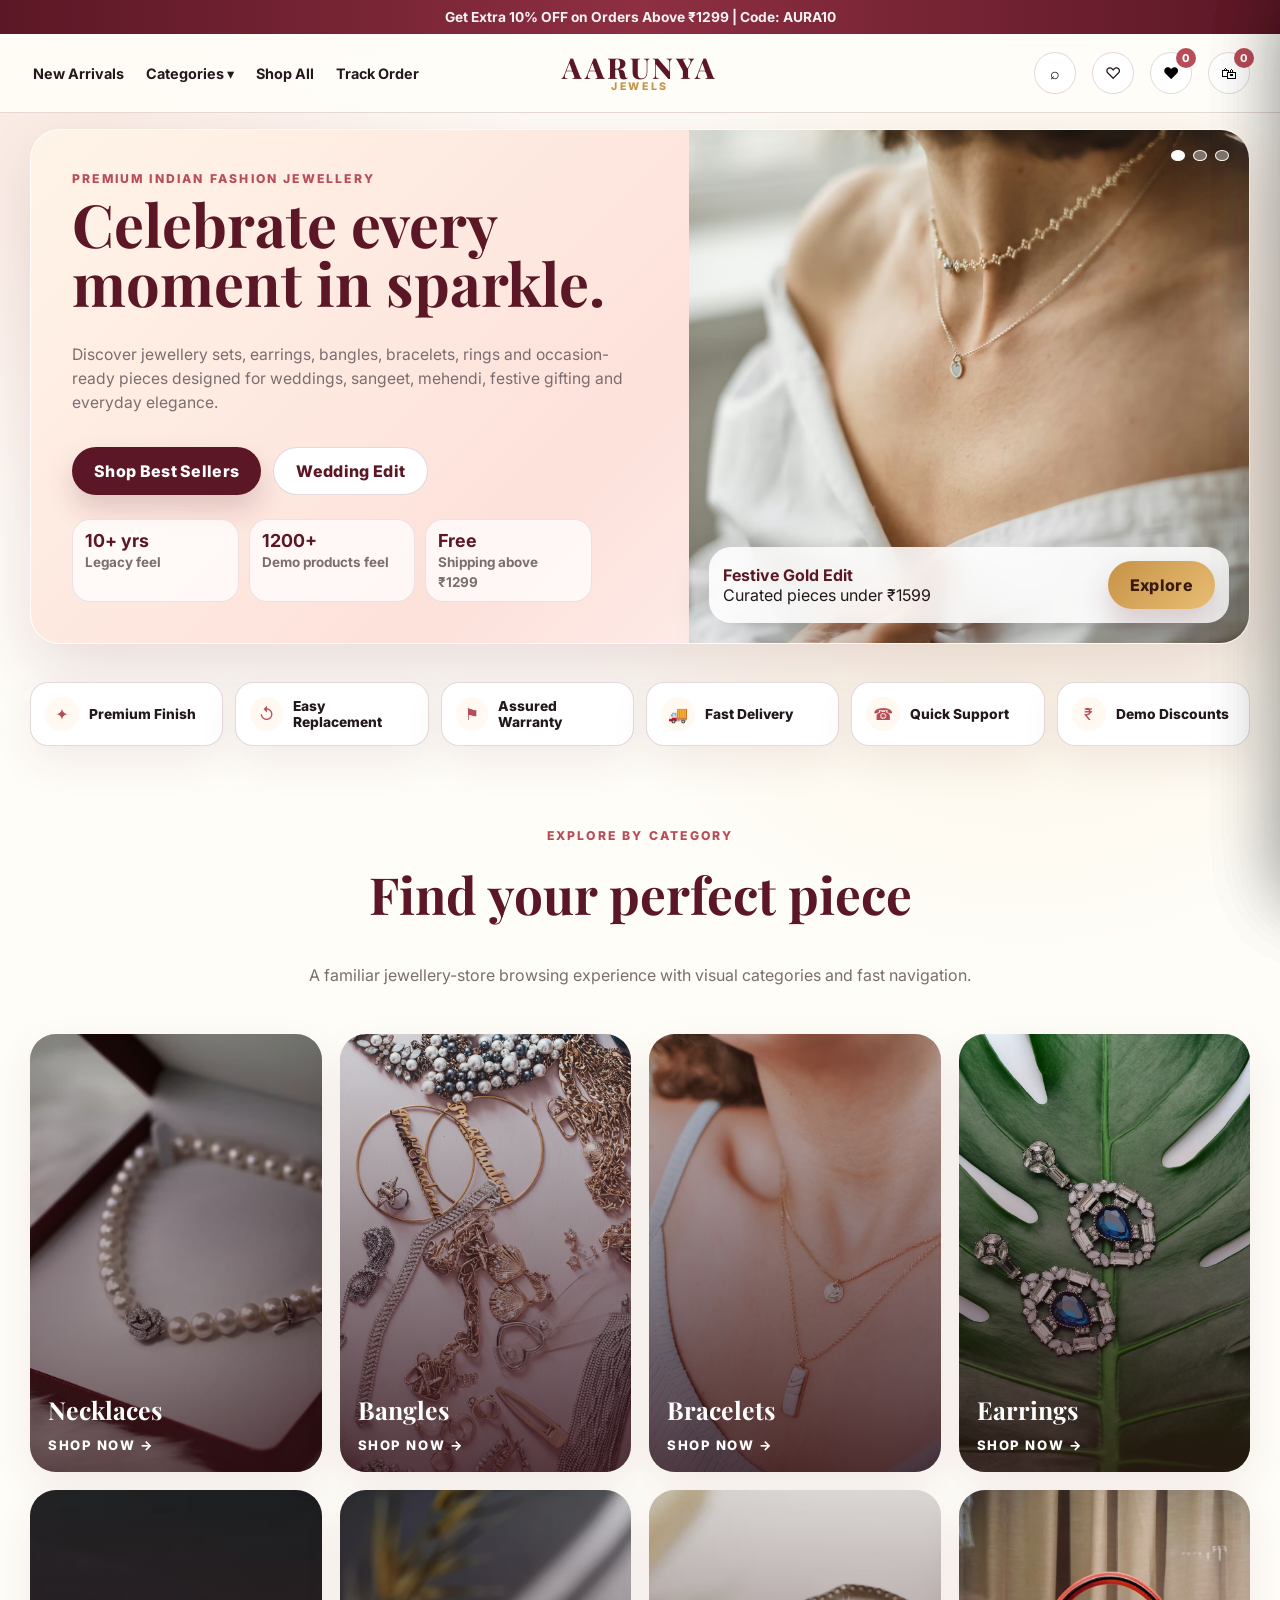
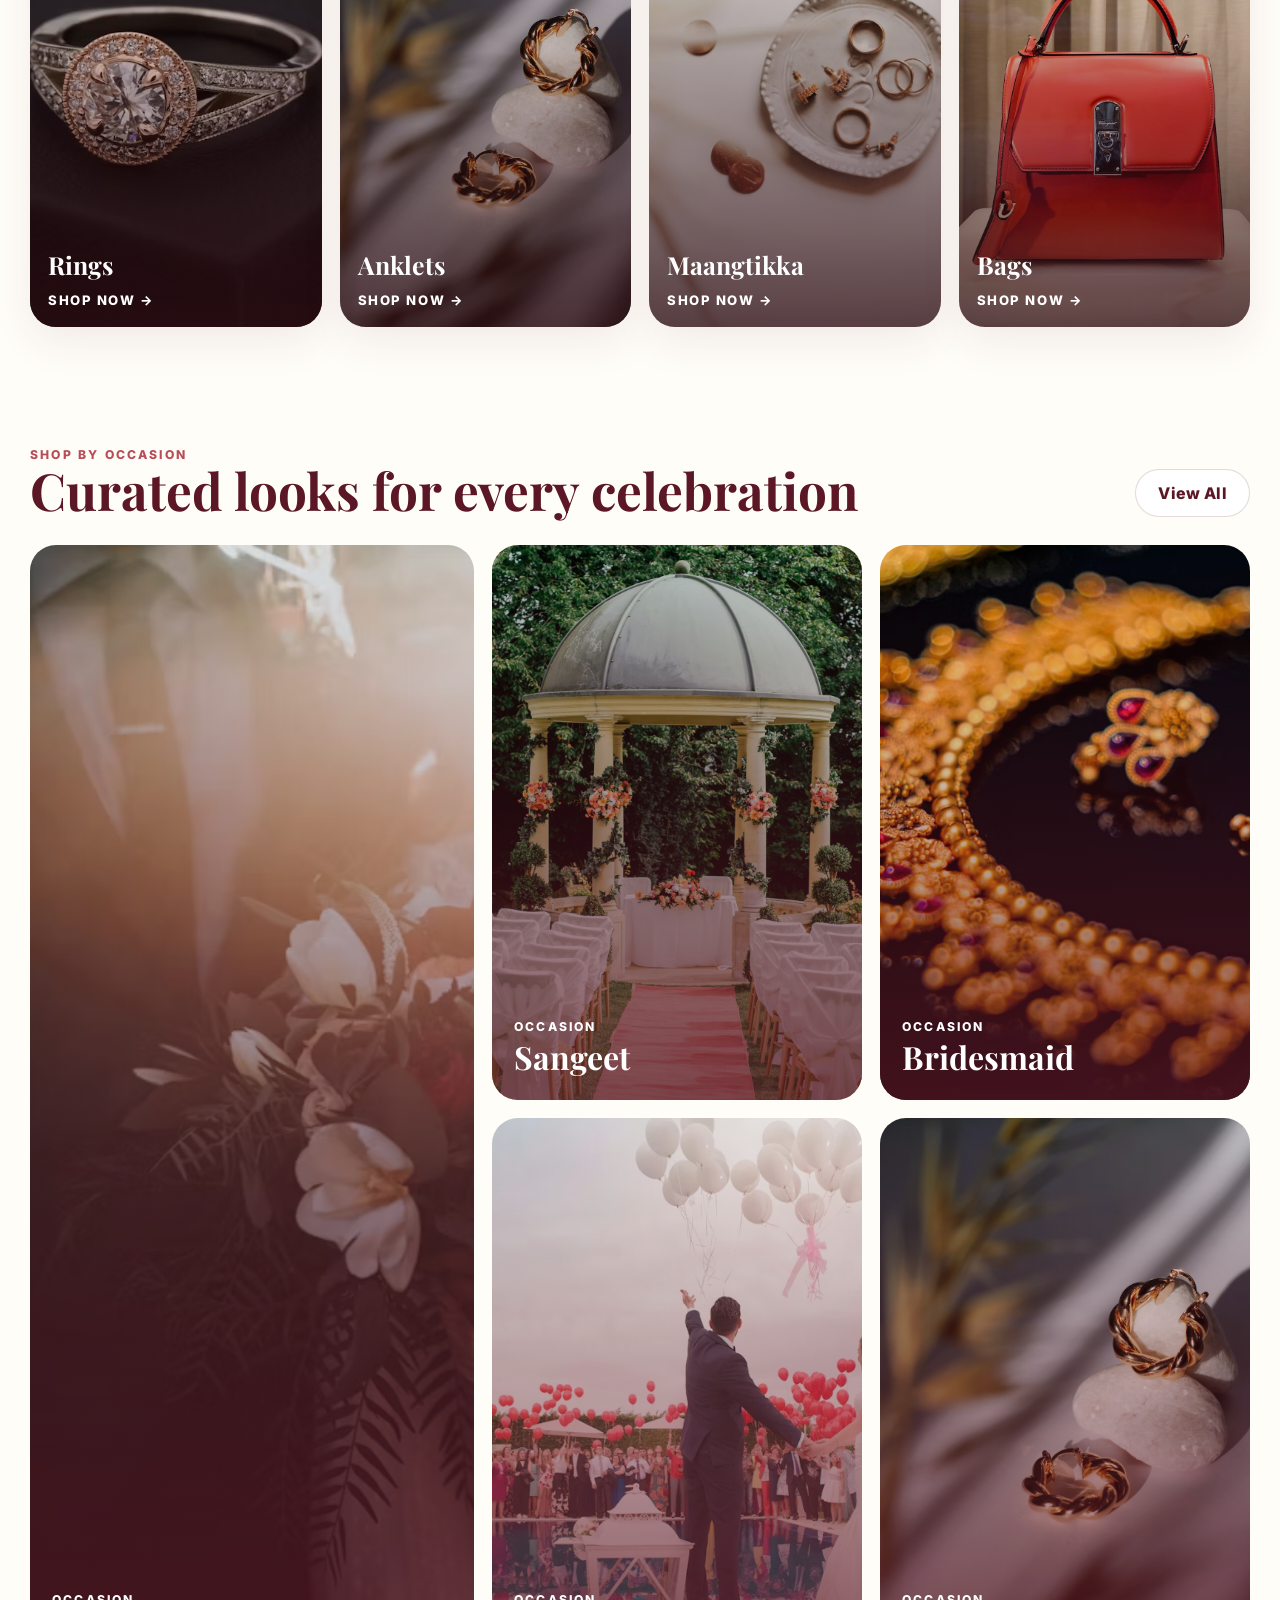
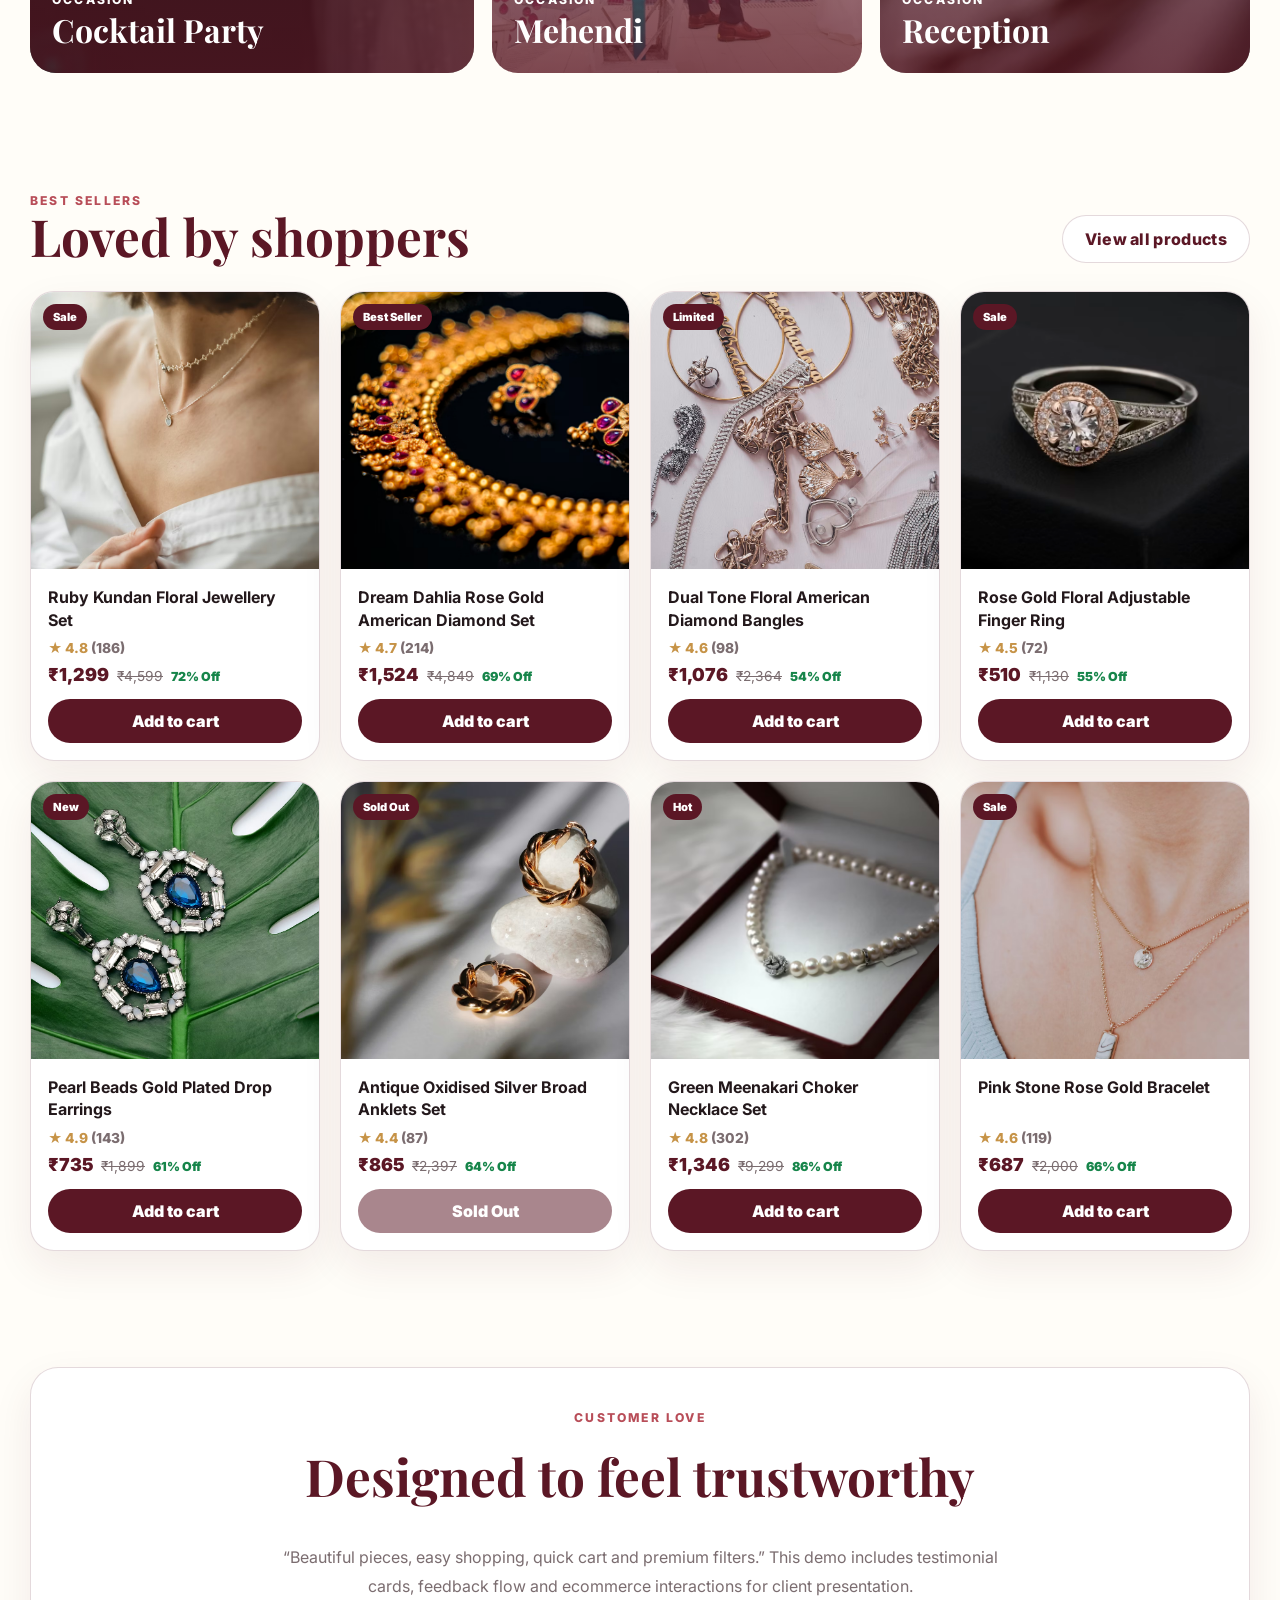
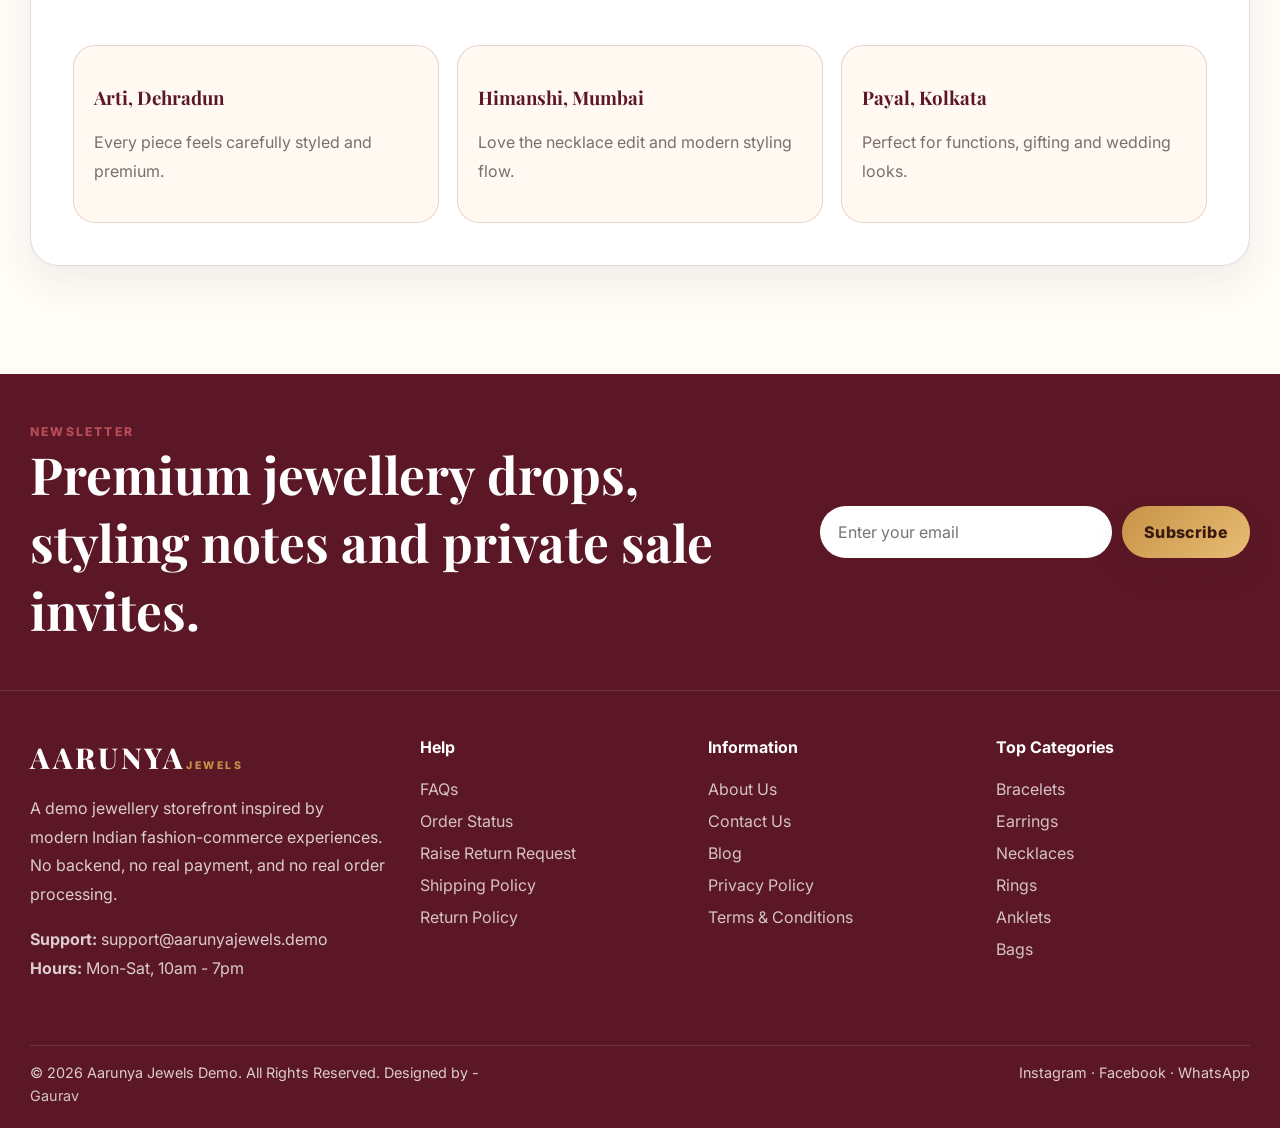
<file: index.html>
<!DOCTYPE html>
<html lang="en">
<head>
  <meta charset="UTF-8">
  <meta name="viewport" content="width=device-width, initial-scale=1.0">
  <title>Aarunya Jewels | Premium Fashion Jewellery Demo</title>
  <meta name="description" content="Static demo jewellery ecommerce website with cart, filters, quick view, checkout preview and premium responsive design.">
  <link rel="stylesheet" href="assets/css/styles.css">
</head>
<body data-home>
  <div id="site-header"></div>

  <main>
    <section class="hero">
      <div class="container hero-shell">
        <div class="hero-content">
          <span class="eyebrow">Premium Indian Fashion Jewellery</span>
          <h1>Celebrate every moment in sparkle.</h1>
          <p>Discover jewellery sets, earrings, bangles, bracelets, rings and occasion-ready pieces designed for weddings, sangeet, mehendi, festive gifting and everyday elegance.</p>
          <div class="hero-actions">
            <a class="btn" href="shop.html">Shop Best Sellers</a>
            <a class="btn secondary" href="shop.html?occasion=Wedding">Wedding Edit</a>
          </div>
          <div class="hero-stats">
            <div class="stat"><strong>10+ yrs</strong><span>Legacy feel</span></div>
            <div class="stat"><strong>1200+</strong><span>Demo products feel</span></div>
            <div class="stat"><strong>Free</strong><span>Shipping above ₹1299</span></div>
          </div>
        </div>
        <div class="hero-media" data-hero-slides></div>
      </div>
    </section>

    <section class="trust-strip">
      <div class="container trust-grid">
        <div class="trust-card"><i>✦</i><span>Premium Finish</span></div>
        <div class="trust-card"><i>↺</i><span>Easy Replacement</span></div>
        <div class="trust-card"><i>⚑</i><span>Assured Warranty</span></div>
        <div class="trust-card"><i>🚚</i><span>Fast Delivery</span></div>
        <div class="trust-card"><i>☎</i><span>Quick Support</span></div>
        <div class="trust-card"><i>₹</i><span>Demo Discounts</span></div>
      </div>
    </section>

    <section class="section">
      <div class="container">
        <div class="section-head center">
          <span class="eyebrow">Explore by Category</span>
          <h2 class="section-title">Find your perfect piece</h2>
          <p class="section-copy">A familiar jewellery-store browsing experience with visual categories and fast navigation.</p>
        </div>
        <div class="category-grid" data-categories></div>
      </div>
    </section>

    <section class="section">
      <div class="container">
        <div class="section-head">
          <div><span class="eyebrow">Shop by Occasion</span><h2 class="section-title">Curated looks for every celebration</h2></div>
          <a class="btn secondary" href="shop.html">View All</a>
        </div>
        <div class="occasion-grid" data-occasions></div>
      </div>
    </section>

    <section class="section">
      <div class="container">
        <div class="section-head">
          <div><span class="eyebrow">Best Sellers</span><h2 class="section-title">Loved by shoppers</h2></div>
          <a class="btn secondary" href="shop.html">View all products</a>
        </div>
        <div class="product-grid" data-best-sellers></div>
      </div>
    </section>

    <section class="section">
      <div class="container content-card">
        <div class="section-head center">
          <span class="eyebrow">Customer Love</span>
          <h2 class="section-title">Designed to feel trustworthy</h2>
          <p class="section-copy">“Beautiful pieces, easy shopping, quick cart and premium filters.” This demo includes testimonial cards, feedback flow and ecommerce interactions for client presentation.</p>
        </div>
        <div class="info-grid">
          <div class="info-card"><h3>Arti, Dehradun</h3><p>Every piece feels carefully styled and premium.</p></div>
          <div class="info-card"><h3>Himanshi, Mumbai</h3><p>Love the necklace edit and modern styling flow.</p></div>
          <div class="info-card"><h3>Payal, Kolkata</h3><p>Perfect for functions, gifting and wedding looks.</p></div>
        </div>
      </div>
    </section>
  </main>

  <div id="site-footer"></div>
  <div id="global-ui"></div>
  <script src="assets/js/data.js"></script>
  <script src="assets/js/app.js"></script>
</body>
</html>
</file>
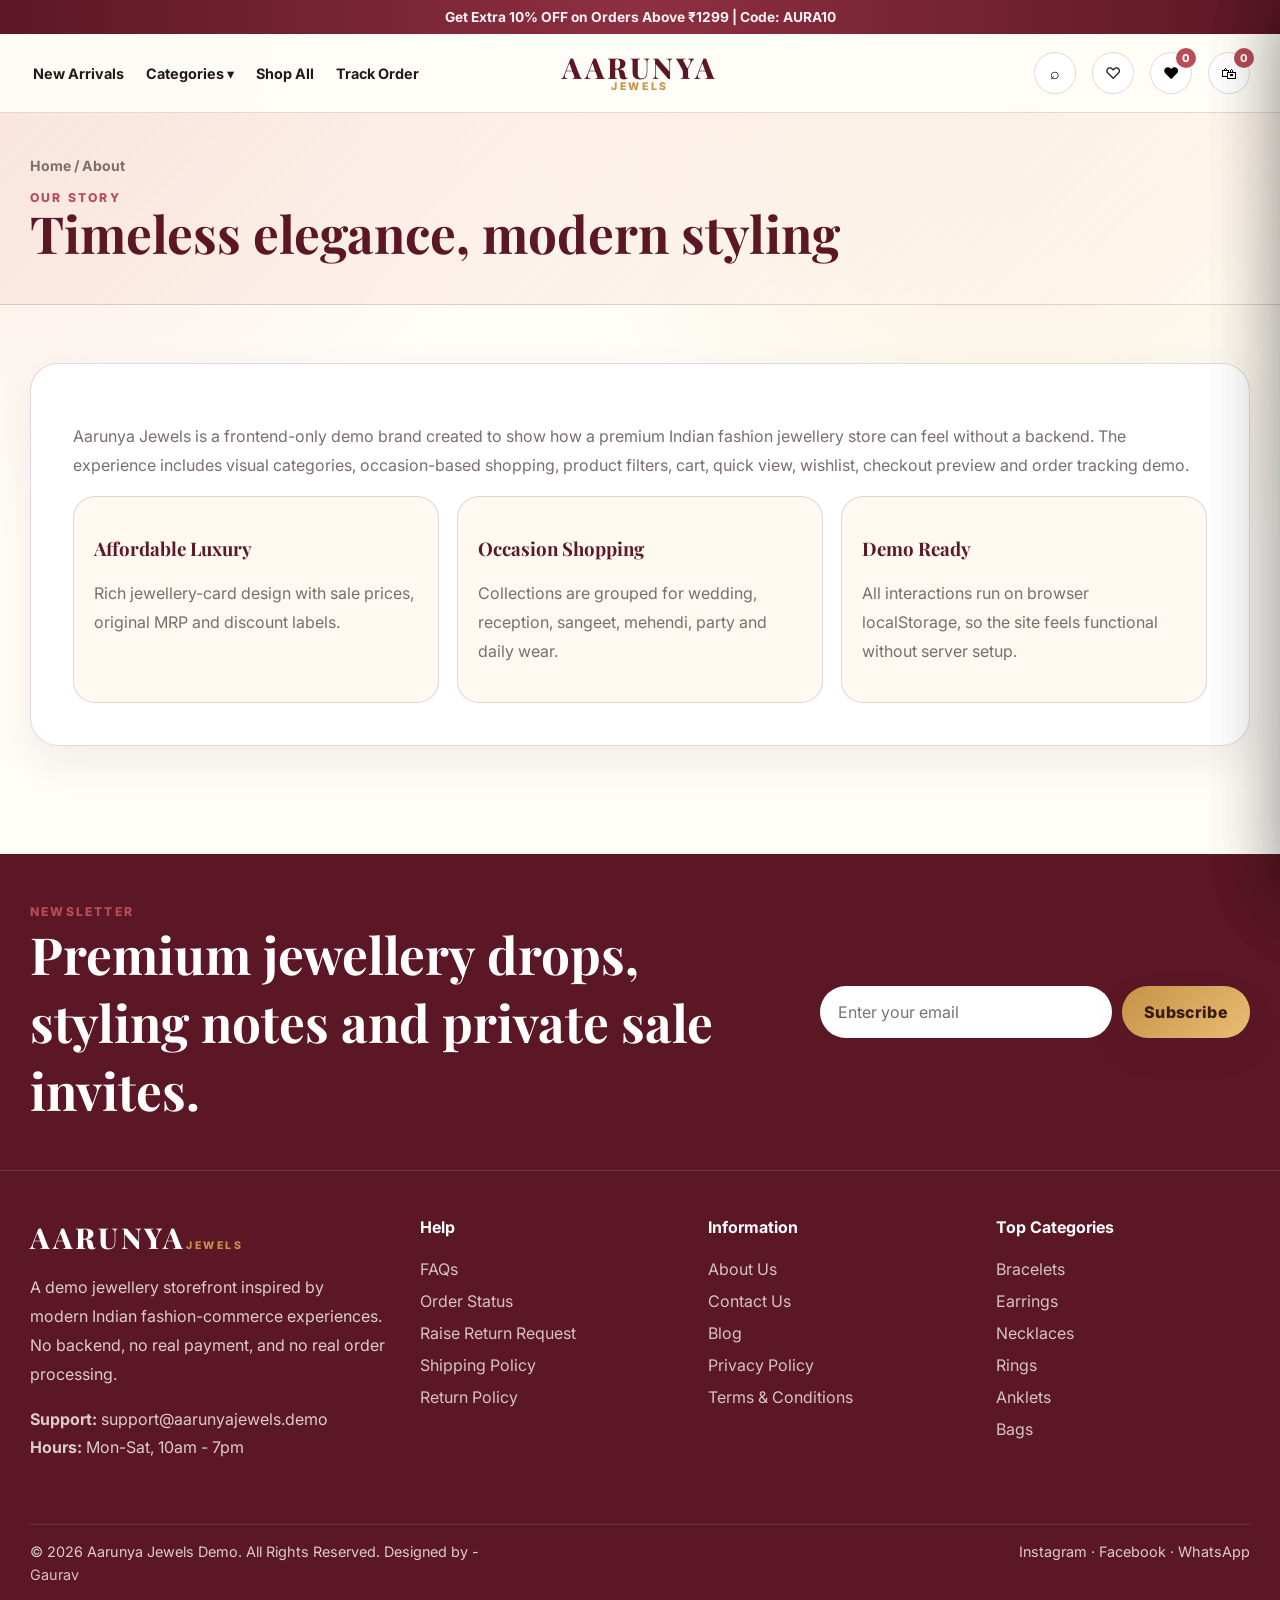
<file: about.html>
<!DOCTYPE html>
<html lang="en">
<head>
  <meta charset="UTF-8">
  <meta name="viewport" content="width=device-width, initial-scale=1.0">
  <title>About Us | Aarunya Jewels Demo</title>
  <link rel="stylesheet" href="assets/css/styles.css">
</head>
<body>
  <div id="site-header"></div>
  <main>
    <section class="page-hero"><div class="container"><div class="breadcrumb">Home / About</div><span class="eyebrow">Our Story</span><h1 class="section-title">Timeless elegance, modern styling</h1></div></section>
    <section class="section">
      <div class="container content-card">
        <p>Aarunya Jewels is a frontend-only demo brand created to show how a premium Indian fashion jewellery store can feel without a backend. The experience includes visual categories, occasion-based shopping, product filters, cart, quick view, wishlist, checkout preview and order tracking demo.</p>
        <div class="info-grid">
          <div class="info-card"><h3>Affordable Luxury</h3><p>Rich jewellery-card design with sale prices, original MRP and discount labels.</p></div>
          <div class="info-card"><h3>Occasion Shopping</h3><p>Collections are grouped for wedding, reception, sangeet, mehendi, party and daily wear.</p></div>
          <div class="info-card"><h3>Demo Ready</h3><p>All interactions run on browser localStorage, so the site feels functional without server setup.</p></div>
        </div>
      </div>
    </section>
  </main>
  <div id="site-footer"></div><div id="global-ui"></div>
  <script src="assets/js/data.js"></script><script src="assets/js/app.js"></script>
</body>
</html>
</file>
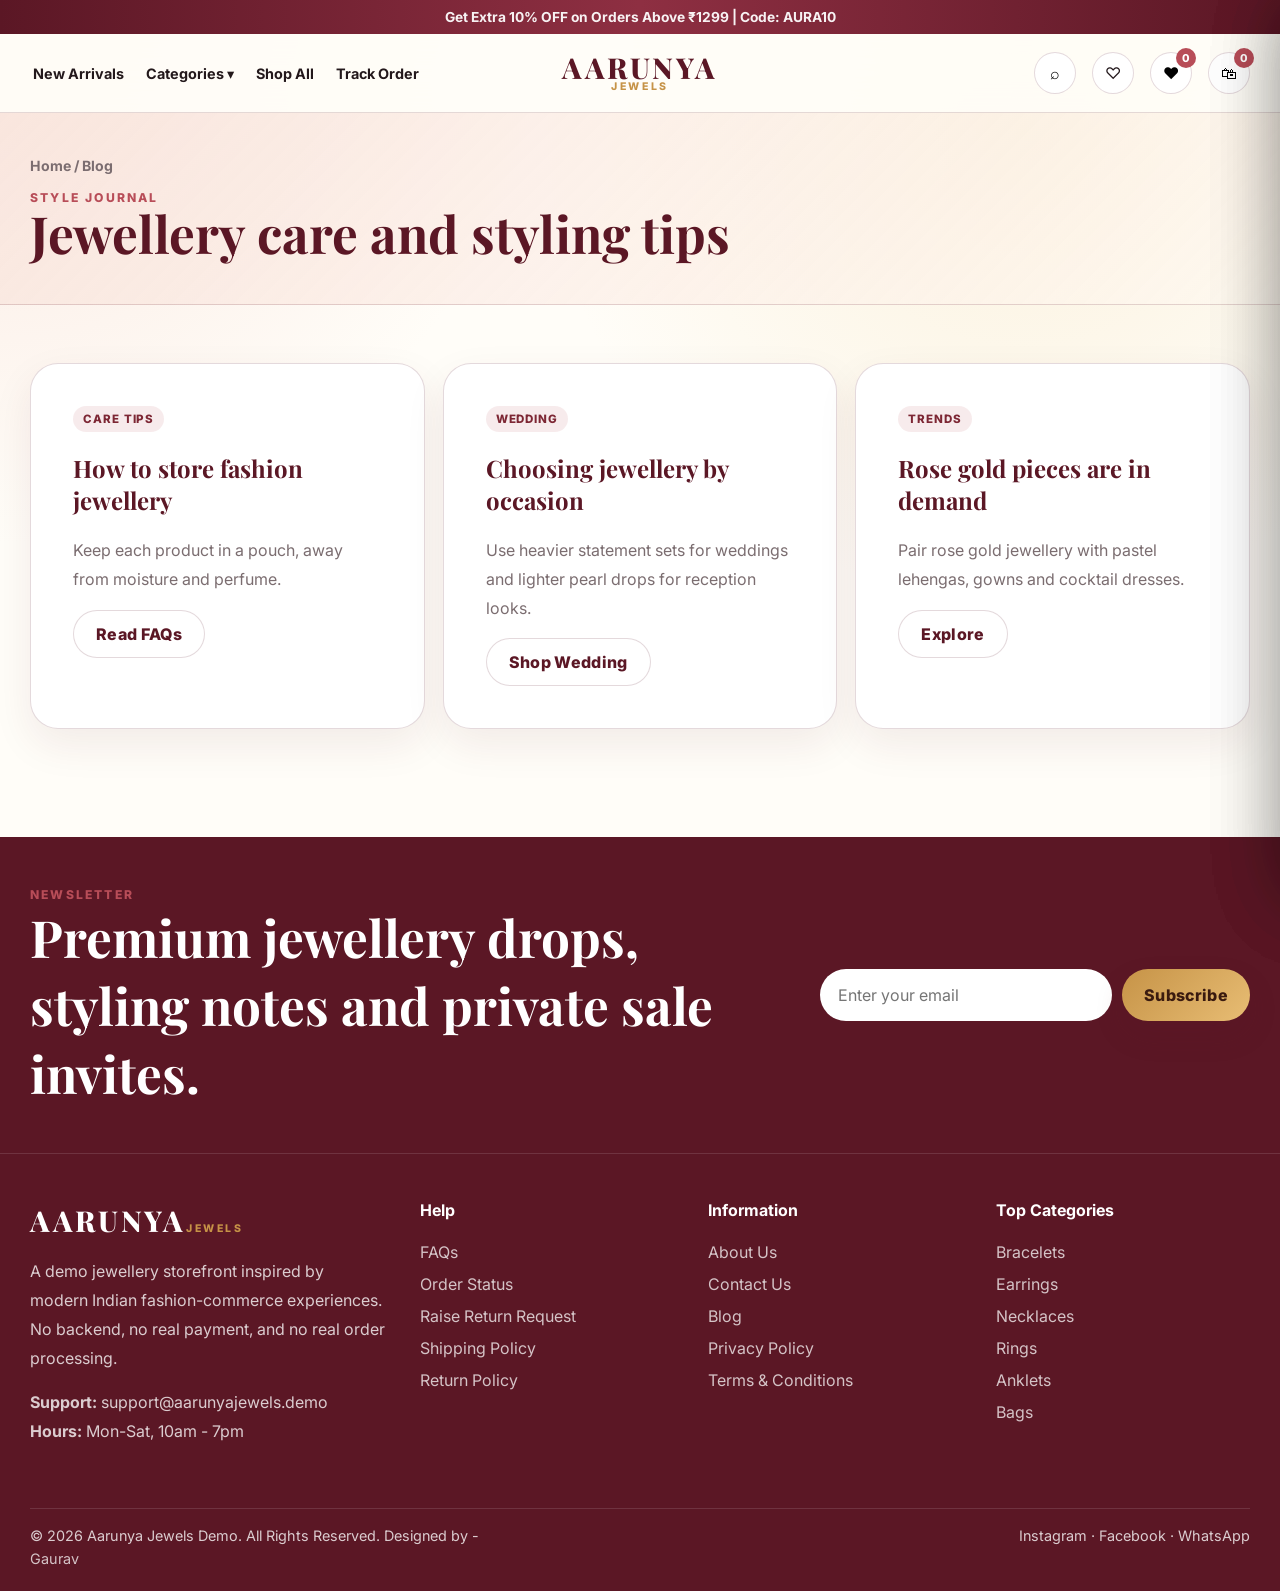
<file: blog.html>
<!DOCTYPE html>
<html lang="en">
<head>
  <meta charset="UTF-8">
  <meta name="viewport" content="width=device-width, initial-scale=1.0">
  <title>Blog | Aarunya Jewels Demo</title>
  <link rel="stylesheet" href="assets/css/styles.css">
</head>
<body>
  <div id="site-header"></div>
  <main>
    <section class="page-hero"><div class="container"><div class="breadcrumb">Home / Blog</div><span class="eyebrow">Style Journal</span><h1 class="section-title">Jewellery care and styling tips</h1></div></section>
    <section class="section"><div class="container info-grid">
      <article class="content-card"><span class="badge">Care Tips</span><h2>How to store fashion jewellery</h2><p>Keep each product in a pouch, away from moisture and perfume.</p><a class="btn secondary" href="faq.html">Read FAQs</a></article>
      <article class="content-card"><span class="badge">Wedding</span><h2>Choosing jewellery by occasion</h2><p>Use heavier statement sets for weddings and lighter pearl drops for reception looks.</p><a class="btn secondary" href="shop.html?occasion=Wedding">Shop Wedding</a></article>
      <article class="content-card"><span class="badge">Trends</span><h2>Rose gold pieces are in demand</h2><p>Pair rose gold jewellery with pastel lehengas, gowns and cocktail dresses.</p><a class="btn secondary" href="shop.html?collection=American+Diamond">Explore</a></article>
    </div></section>
  </main>
  <div id="site-footer"></div><div id="global-ui"></div>
  <script src="assets/js/data.js"></script><script src="assets/js/app.js"></script>
</body>
</html>
</file>
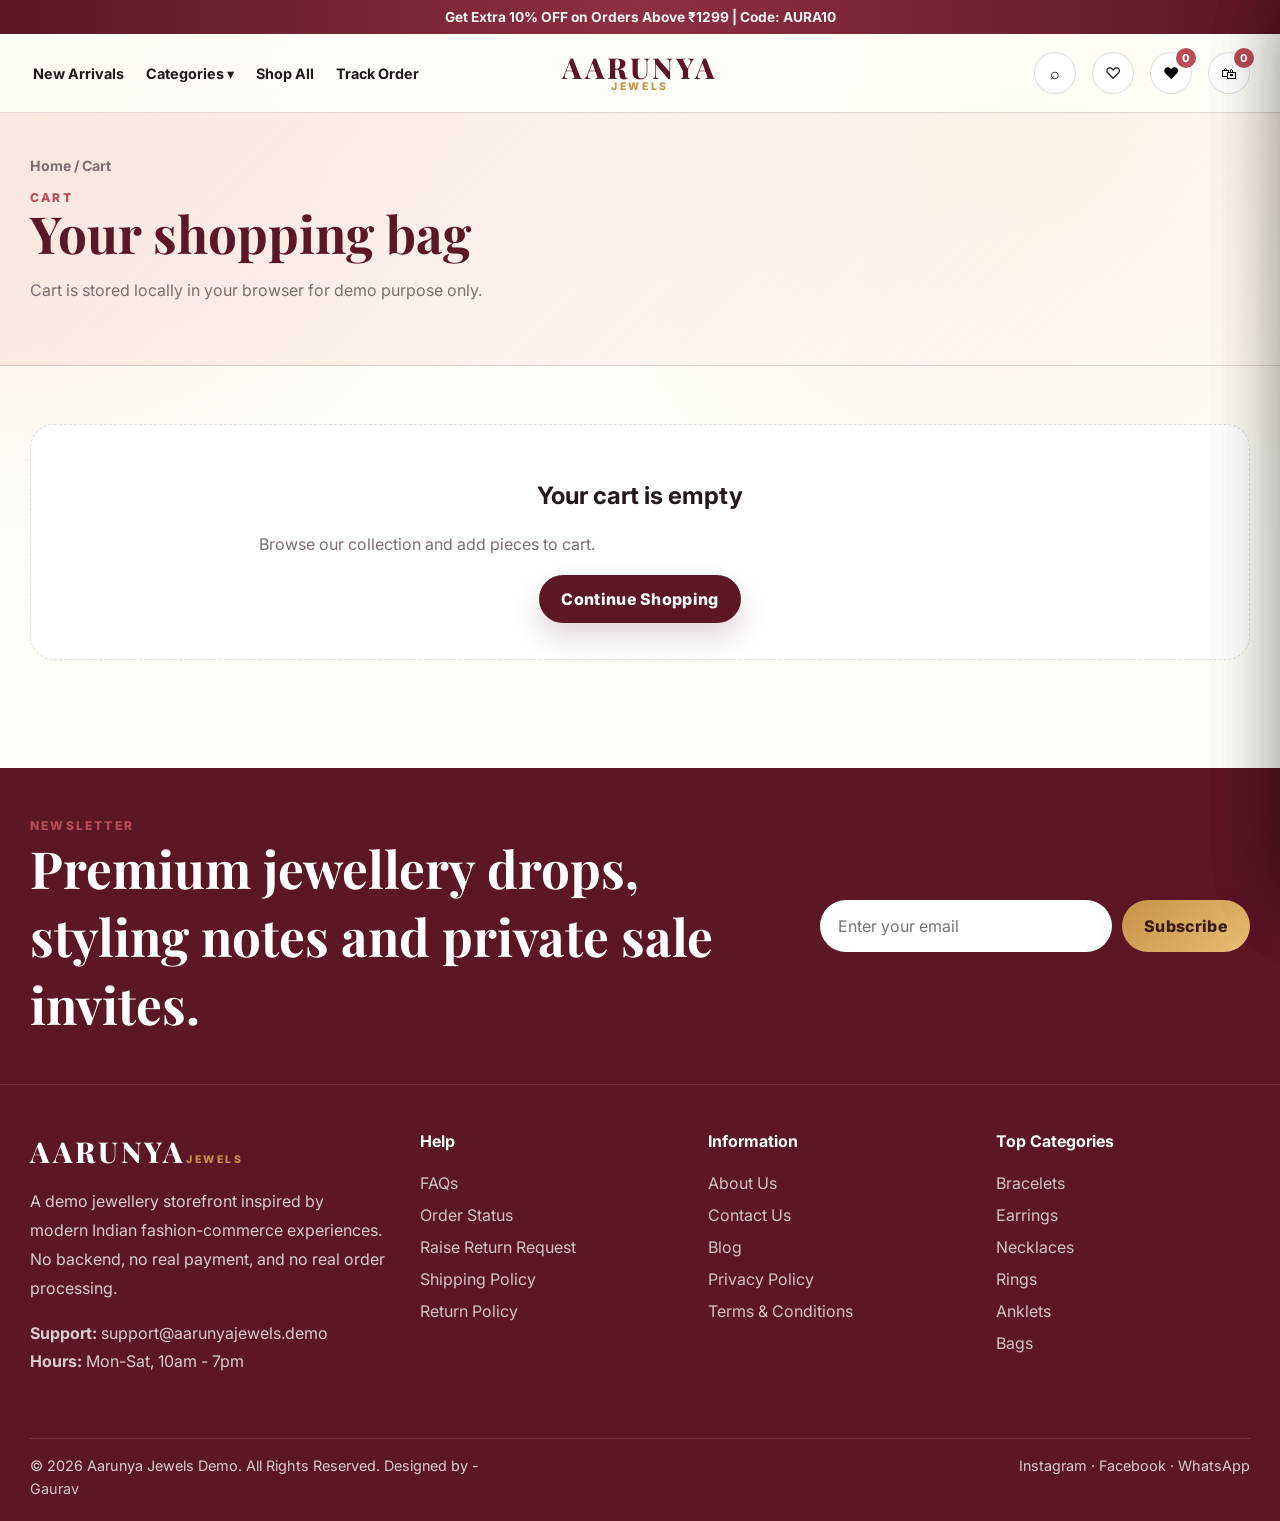
<file: cart.html>
<!DOCTYPE html>
<html lang="en">
<head>
  <meta charset="UTF-8">
  <meta name="viewport" content="width=device-width, initial-scale=1.0">
  <title>Your Cart | Aarunya Jewels Demo</title>
  <link rel="stylesheet" href="assets/css/styles.css">
</head>
<body>
  <div id="site-header"></div>
  <main>
    <section class="page-hero"><div class="container"><div class="breadcrumb">Home / Cart</div><span class="eyebrow">Cart</span><h1 class="section-title">Your shopping bag</h1><p class="section-copy">Cart is stored locally in your browser for demo purpose only.</p></div></section>
    <section class="section"><div class="container" data-cart-page></div></section>
  </main>
  <div id="site-footer"></div>
  <div id="global-ui"></div>
  <script src="assets/js/data.js"></script>
  <script src="assets/js/app.js"></script>
</body>
</html>
</file>
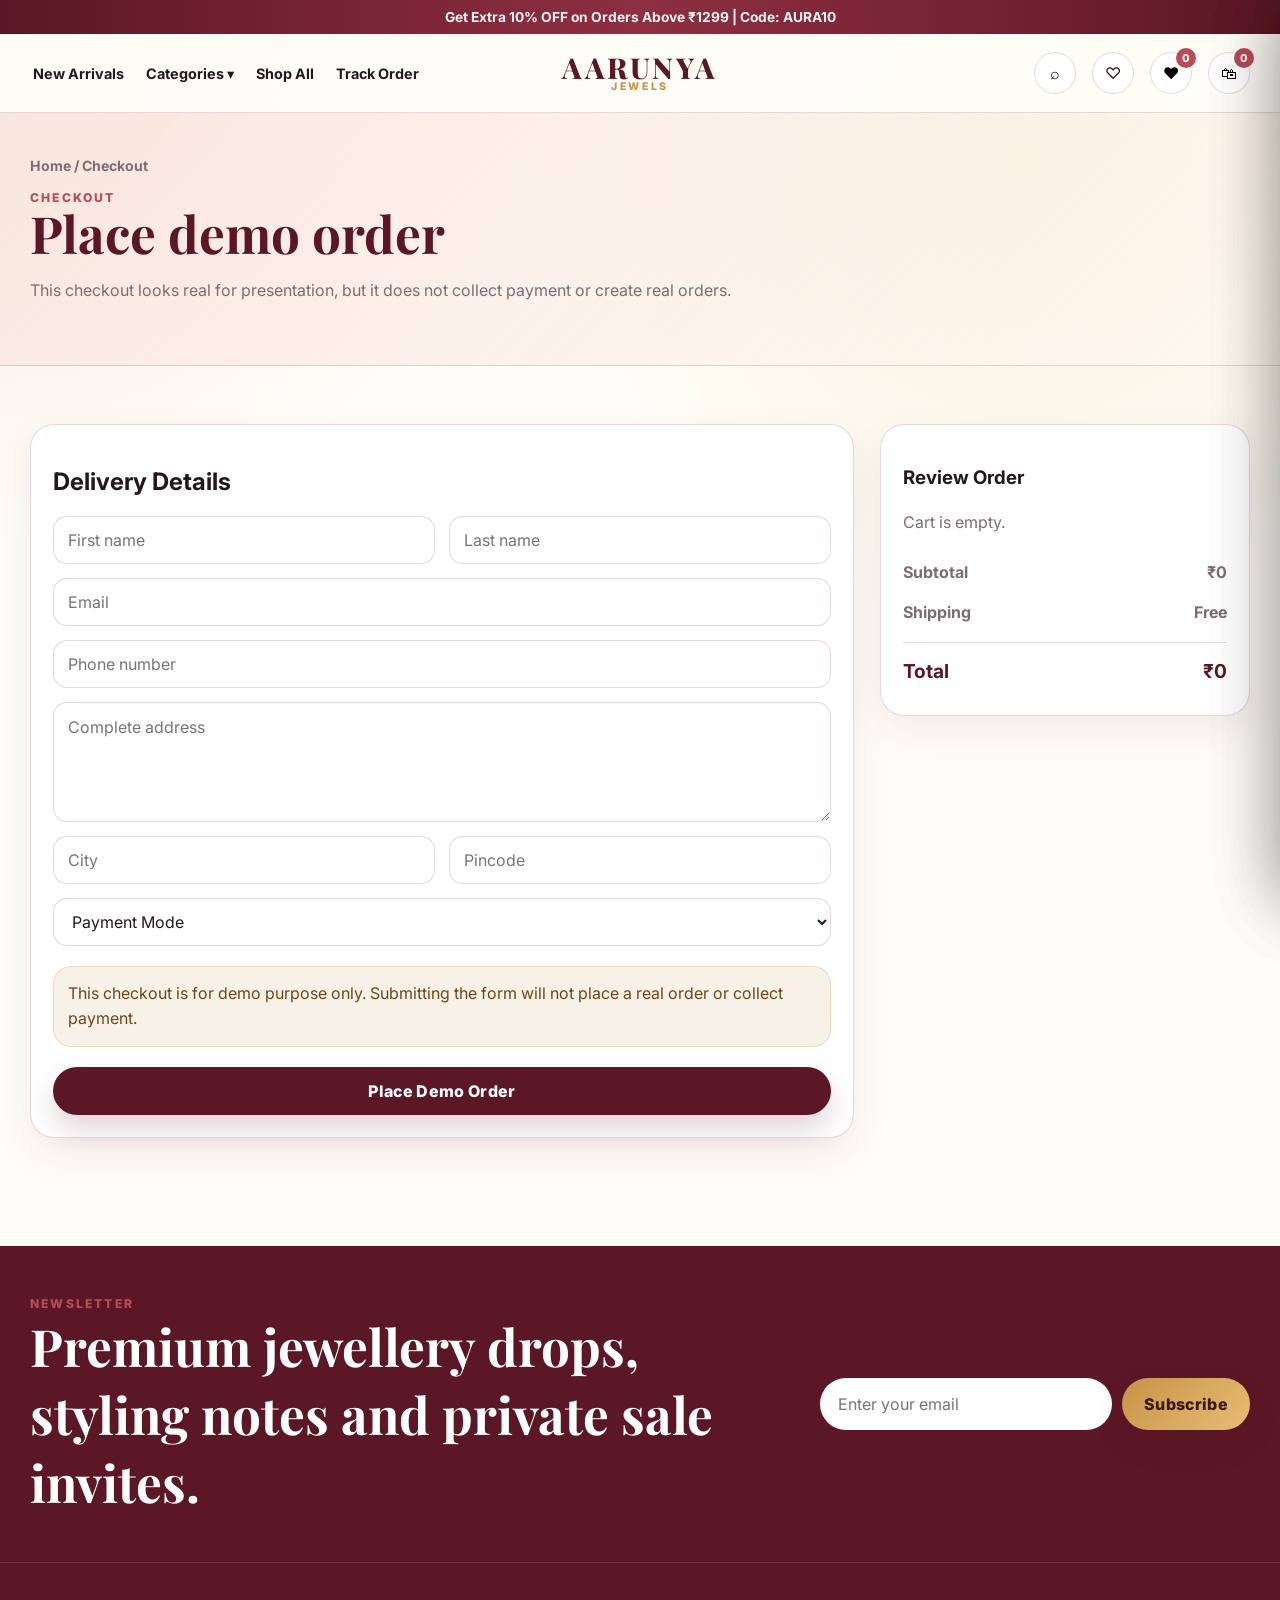
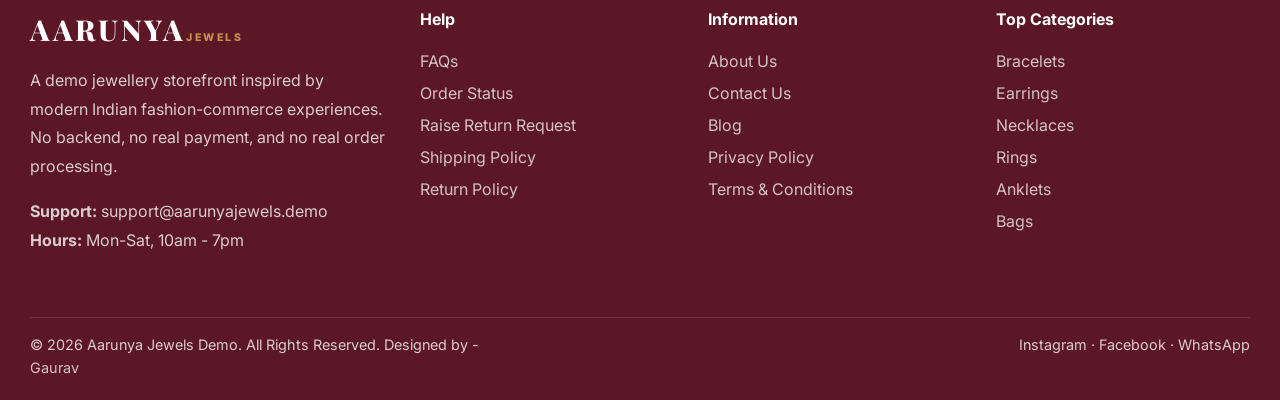
<file: checkout.html>
<!DOCTYPE html>
<html lang="en">
<head>
  <meta charset="UTF-8">
  <meta name="viewport" content="width=device-width, initial-scale=1.0">
  <title>Checkout | Aarunya Jewels Demo</title>
  <link rel="stylesheet" href="assets/css/styles.css">
</head>
<body>
  <div id="site-header"></div>
  <main>
    <section class="page-hero"><div class="container"><div class="breadcrumb">Home / Checkout</div><span class="eyebrow">Checkout</span><h1 class="section-title">Place demo order</h1><p class="section-copy">This checkout looks real for presentation, but it does not collect payment or create real orders.</p></div></section>
    <section class="section"><div class="container" data-checkout></div></section>
  </main>
  <div id="site-footer"></div>
  <div id="global-ui"></div>
  <script src="assets/js/data.js"></script>
  <script src="assets/js/app.js"></script>
</body>
</html>
</file>
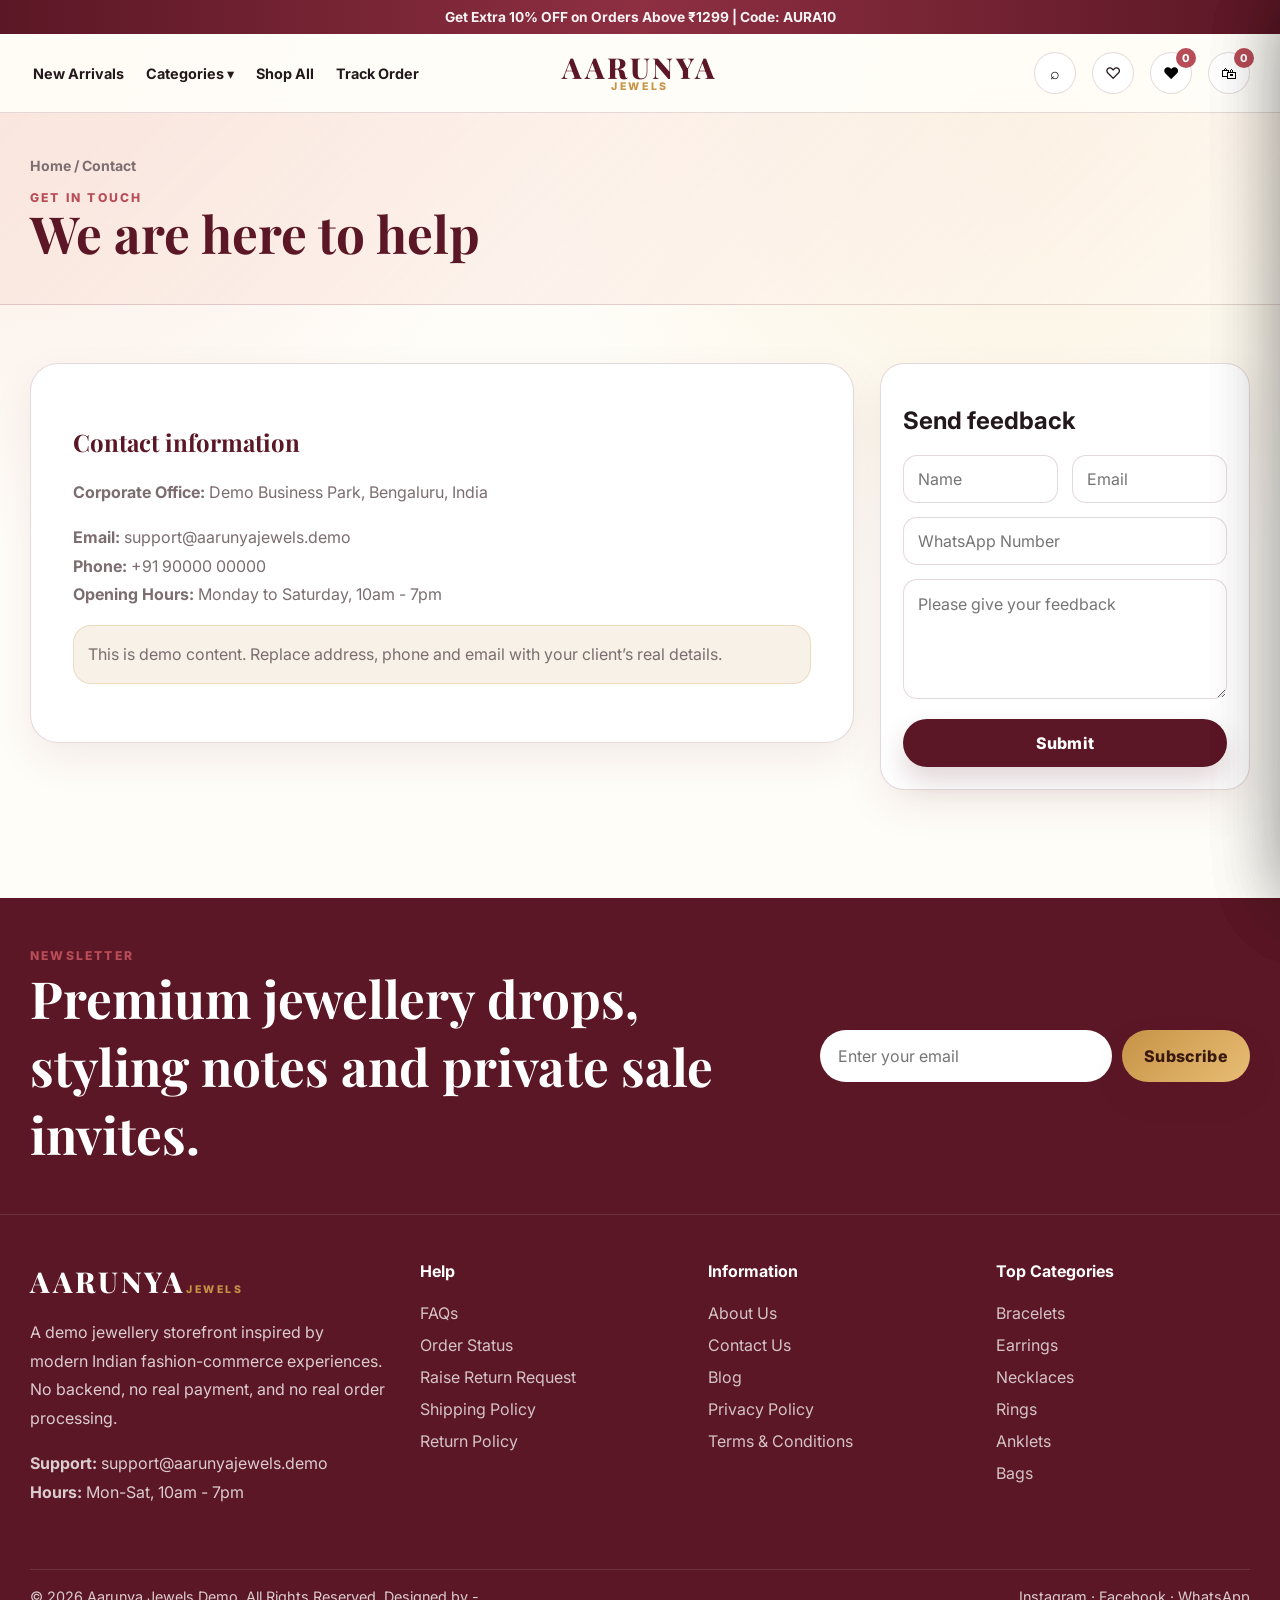
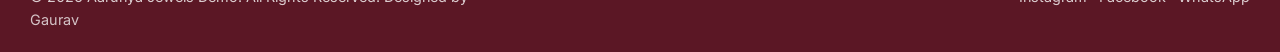
<file: contact.html>
<!DOCTYPE html>
<html lang="en">
<head>
  <meta charset="UTF-8">
  <meta name="viewport" content="width=device-width, initial-scale=1.0">
  <title>Contact Us | Aarunya Jewels Demo</title>
  <link rel="stylesheet" href="assets/css/styles.css">
</head>
<body>
  <div id="site-header"></div>
  <main>
    <section class="page-hero"><div class="container"><div class="breadcrumb">Home / Contact</div><span class="eyebrow">Get in Touch</span><h1 class="section-title">We are here to help</h1></div></section>
    <section class="section">
      <div class="container cart-layout">
        <div class="content-card">
          <h2>Contact information</h2>
          <p><strong>Corporate Office:</strong> Demo Business Park, Bengaluru, India</p>
          <p><strong>Email:</strong> support@aarunyajewels.demo<br><strong>Phone:</strong> +91 90000 00000<br><strong>Opening Hours:</strong> Monday to Saturday, 10am - 7pm</p>
          <p class="notice">This is demo content. Replace address, phone and email with your client’s real details.</p>
        </div>
        <form class="form-card" data-demo-form>
          <h2>Send feedback</h2>
          <div class="form-grid">
            <input class="form-control" placeholder="Name" required>
            <input class="form-control" type="email" placeholder="Email" required>
            <input class="form-control span-2" placeholder="WhatsApp Number">
            <textarea class="form-control span-2" placeholder="Please give your feedback" maxlength="300"></textarea>
          </div><br>
          <button class="btn full" type="submit">Submit</button>
        </form>
      </div>
    </section>
  </main>
  <div id="site-footer"></div><div id="global-ui"></div>
  <script src="assets/js/data.js"></script><script src="assets/js/app.js"></script>
</body>
</html>
</file>
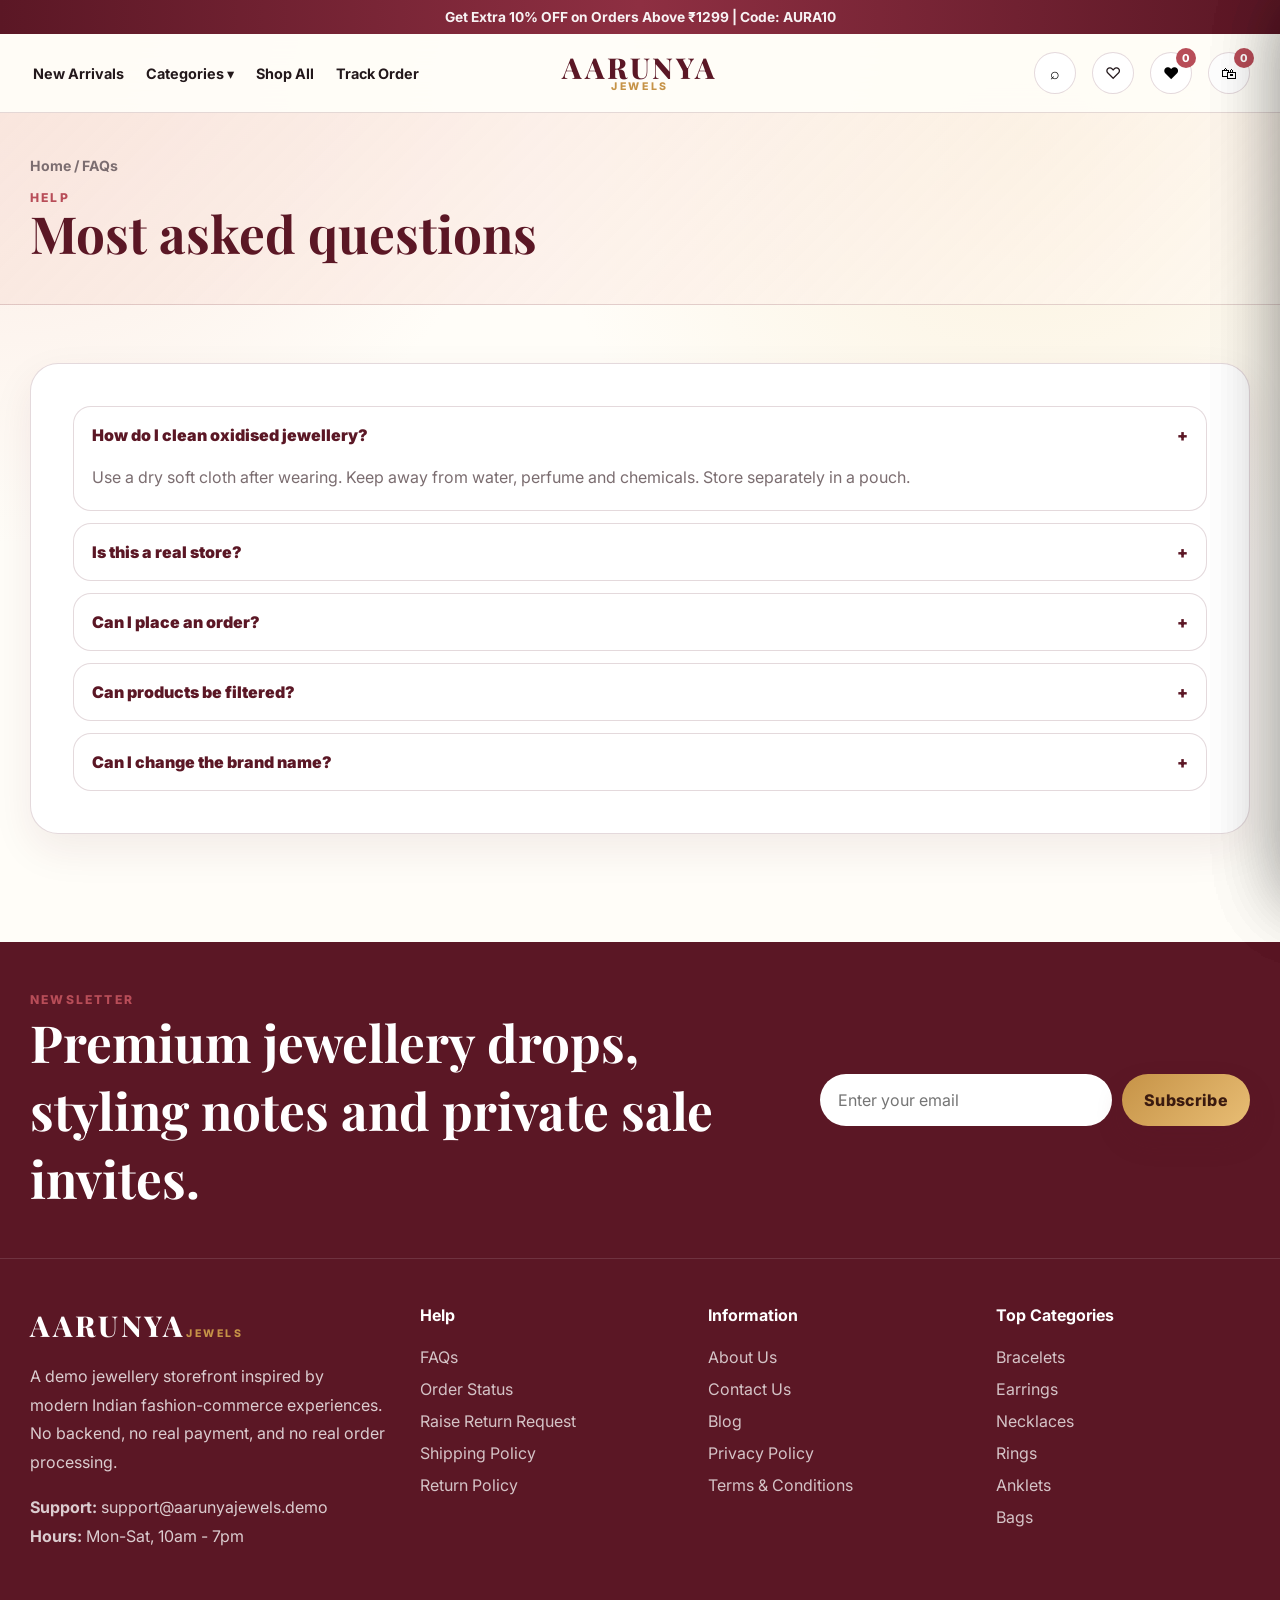
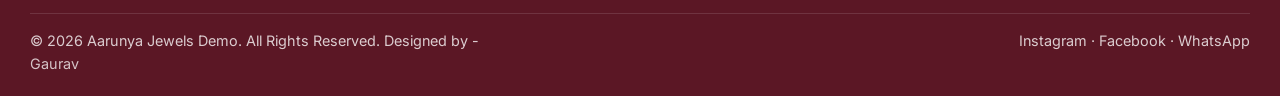
<file: faq.html>
<!DOCTYPE html>
<html lang="en">
<head>
  <meta charset="UTF-8">
  <meta name="viewport" content="width=device-width, initial-scale=1.0">
  <title>FAQs | Aarunya Jewels Demo</title>
  <link rel="stylesheet" href="assets/css/styles.css">
</head>
<body>
  <div id="site-header"></div>
  <main>
    <section class="page-hero"><div class="container"><div class="breadcrumb">Home / FAQs</div><span class="eyebrow">Help</span><h1 class="section-title">Most asked questions</h1></div></section>
    <section class="section"><div class="container content-card" data-faq>
      <div class="faq-list">
        <div class="faq-item open"><button class="faq-question">How do I clean oxidised jewellery? <span>+</span></button><div class="faq-answer">Use a dry soft cloth after wearing. Keep away from water, perfume and chemicals. Store separately in a pouch.</div></div>
        <div class="faq-item"><button class="faq-question">Is this a real store? <span>+</span></button><div class="faq-answer">No. This project is a frontend demo only. It uses static files and browser localStorage for cart interactions.</div></div>
        <div class="faq-item"><button class="faq-question">Can I place an order? <span>+</span></button><div class="faq-answer">You can place a demo order to show the user flow, but no real payment, backend or delivery is connected.</div></div>
        <div class="faq-item"><button class="faq-question">Can products be filtered? <span>+</span></button><div class="faq-answer">Yes. The shop page supports keyword search, category, occasion, color, stock and price filters.</div></div>
        <div class="faq-item"><button class="faq-question">Can I change the brand name? <span>+</span></button><div class="faq-answer">Yes. Replace Aarunya Jewels in the HTML/JS files with your client brand name.</div></div>
      </div>
    </div></section>
  </main>
  <div id="site-footer"></div><div id="global-ui"></div>
  <script src="assets/js/data.js"></script><script src="assets/js/app.js"></script>
</body>
</html>
</file>
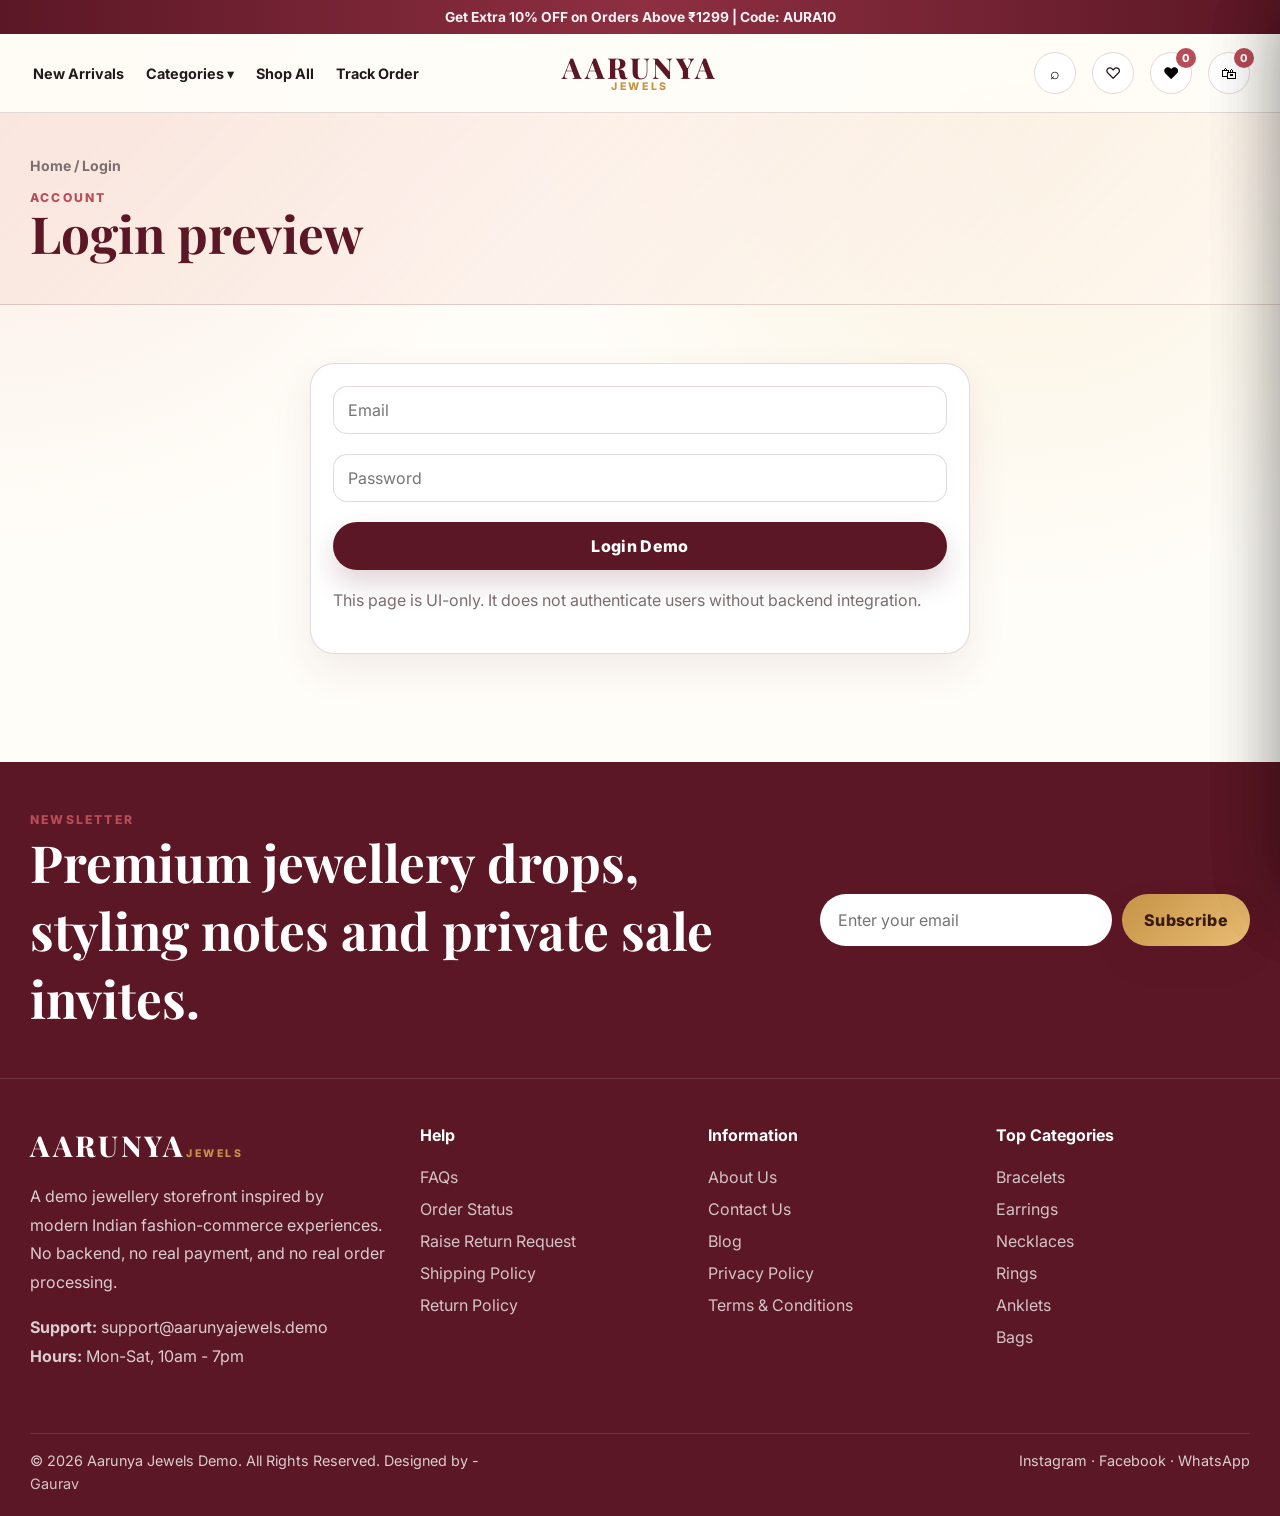
<file: login.html>
<!DOCTYPE html>
<html lang="en">
<head>
  <meta charset="UTF-8">
  <meta name="viewport" content="width=device-width, initial-scale=1.0">
  <title>Login | Aarunya Jewels Demo</title>
  <link rel="stylesheet" href="assets/css/styles.css">
</head>
<body>
  <div id="site-header"></div>
  <main>
    <section class="page-hero"><div class="container"><div class="breadcrumb">Home / Login</div><span class="eyebrow">Account</span><h1 class="section-title">Login preview</h1></div></section>
    <section class="section"><div class="container form-card track-card">
      <form data-demo-form>
        <input class="form-control" type="email" placeholder="Email" required><br><br>
        <input class="form-control" type="password" placeholder="Password" required><br><br>
        <button class="btn full" type="submit">Login Demo</button>
      </form>
      <p class="section-copy">This page is UI-only. It does not authenticate users without backend integration.</p>
    </div></section>
  </main>
  <div id="site-footer"></div><div id="global-ui"></div>
  <script src="assets/js/data.js"></script><script src="assets/js/app.js"></script>
</body>
</html>
</file>
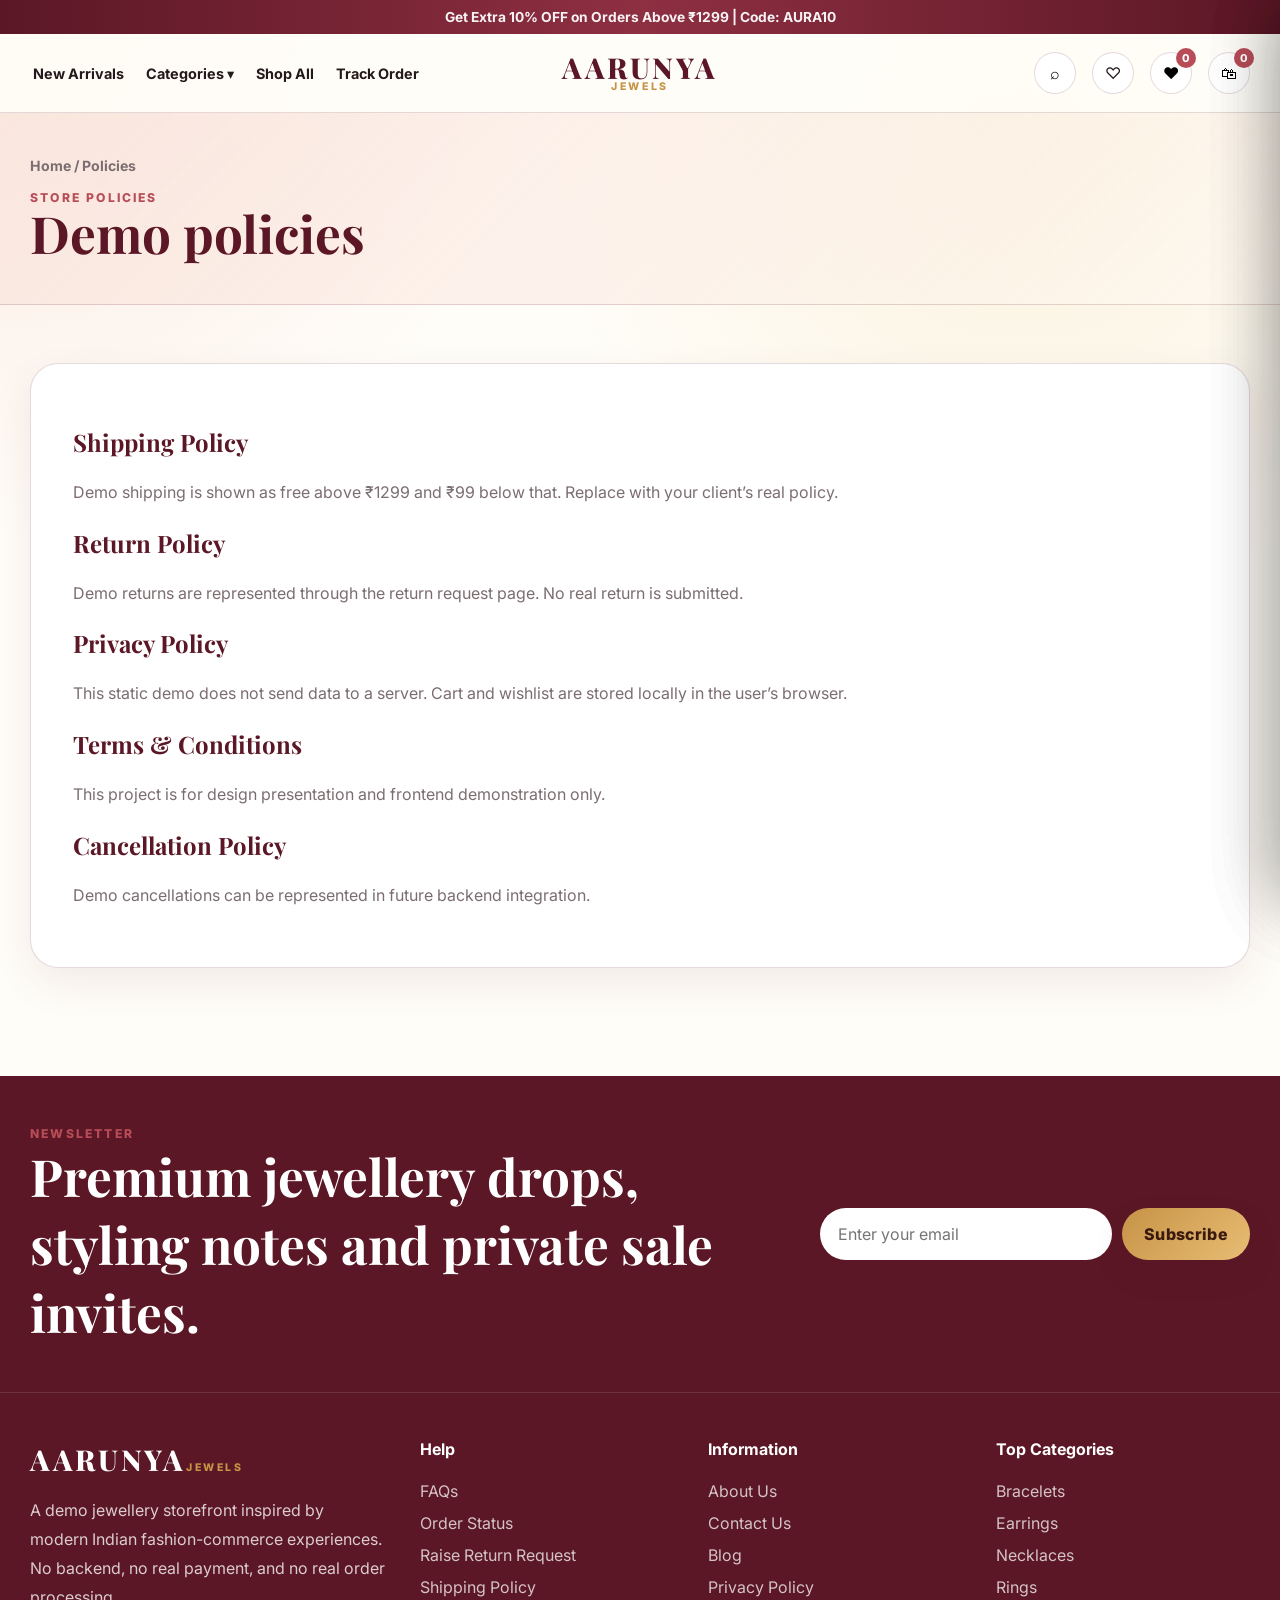
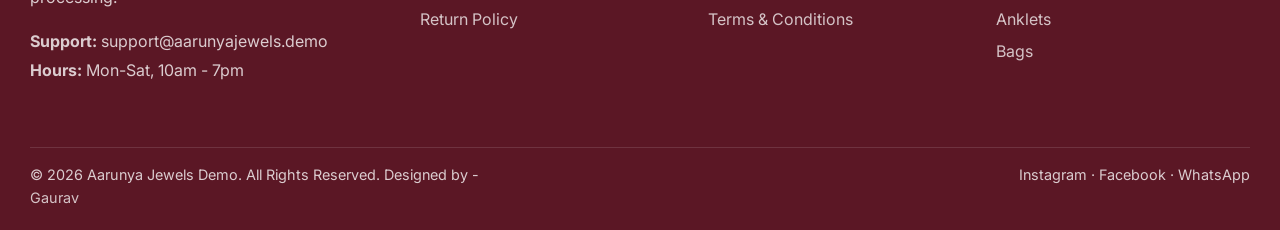
<file: policies.html>
<!DOCTYPE html>
<html lang="en">
<head>
  <meta charset="UTF-8">
  <meta name="viewport" content="width=device-width, initial-scale=1.0">
  <title>Policies | Aarunya Jewels Demo</title>
  <link rel="stylesheet" href="assets/css/styles.css">
</head>
<body>
  <div id="site-header"></div>
  <main>
    <section class="page-hero"><div class="container"><div class="breadcrumb">Home / Policies</div><span class="eyebrow">Store Policies</span><h1 class="section-title">Demo policies</h1></div></section>
    <section class="section"><div class="container content-card">
      <h2 id="shipping">Shipping Policy</h2><p>Demo shipping is shown as free above ₹1299 and ₹99 below that. Replace with your client’s real policy.</p>
      <h2 id="return">Return Policy</h2><p>Demo returns are represented through the return request page. No real return is submitted.</p>
      <h2 id="privacy">Privacy Policy</h2><p>This static demo does not send data to a server. Cart and wishlist are stored locally in the user’s browser.</p>
      <h2 id="terms">Terms & Conditions</h2><p>This project is for design presentation and frontend demonstration only.</p>
      <h2>Cancellation Policy</h2><p>Demo cancellations can be represented in future backend integration.</p>
    </div></section>
  </main>
  <div id="site-footer"></div><div id="global-ui"></div>
  <script src="assets/js/data.js"></script><script src="assets/js/app.js"></script>
</body>
</html>
</file>
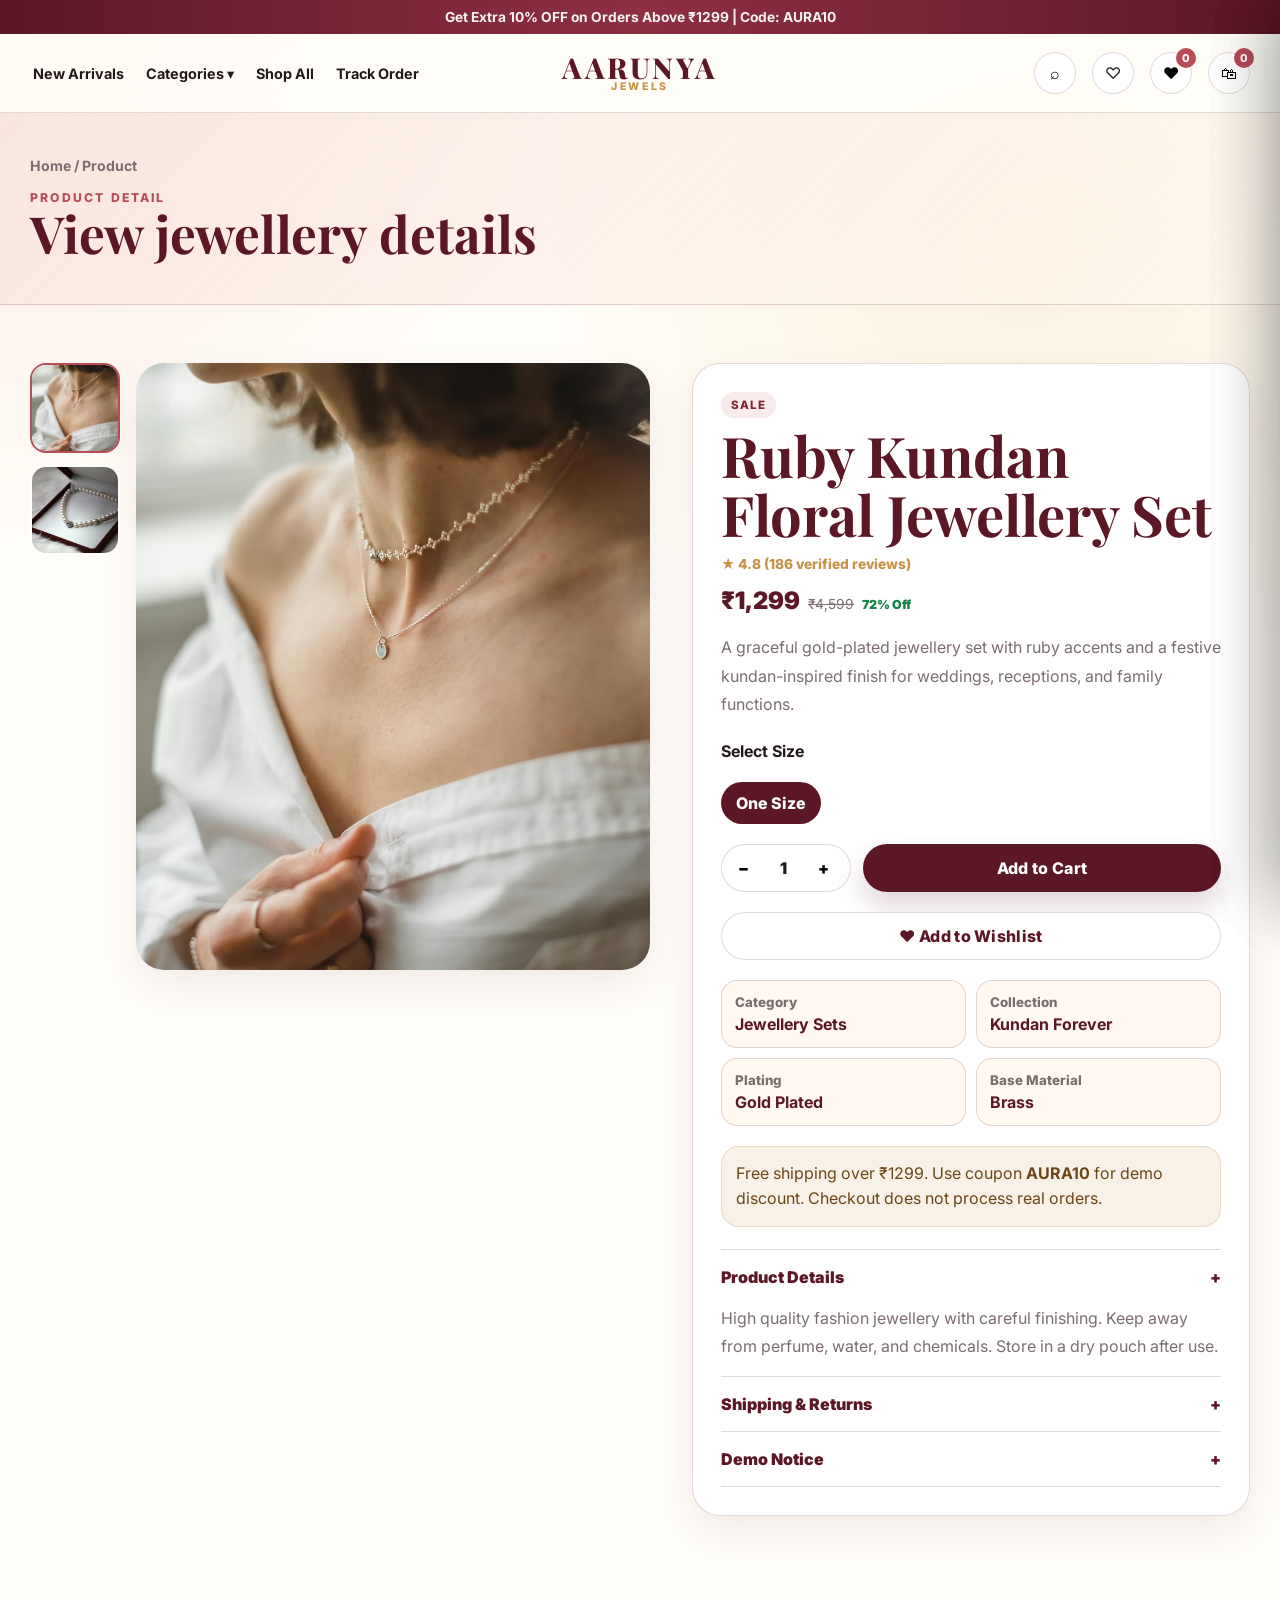
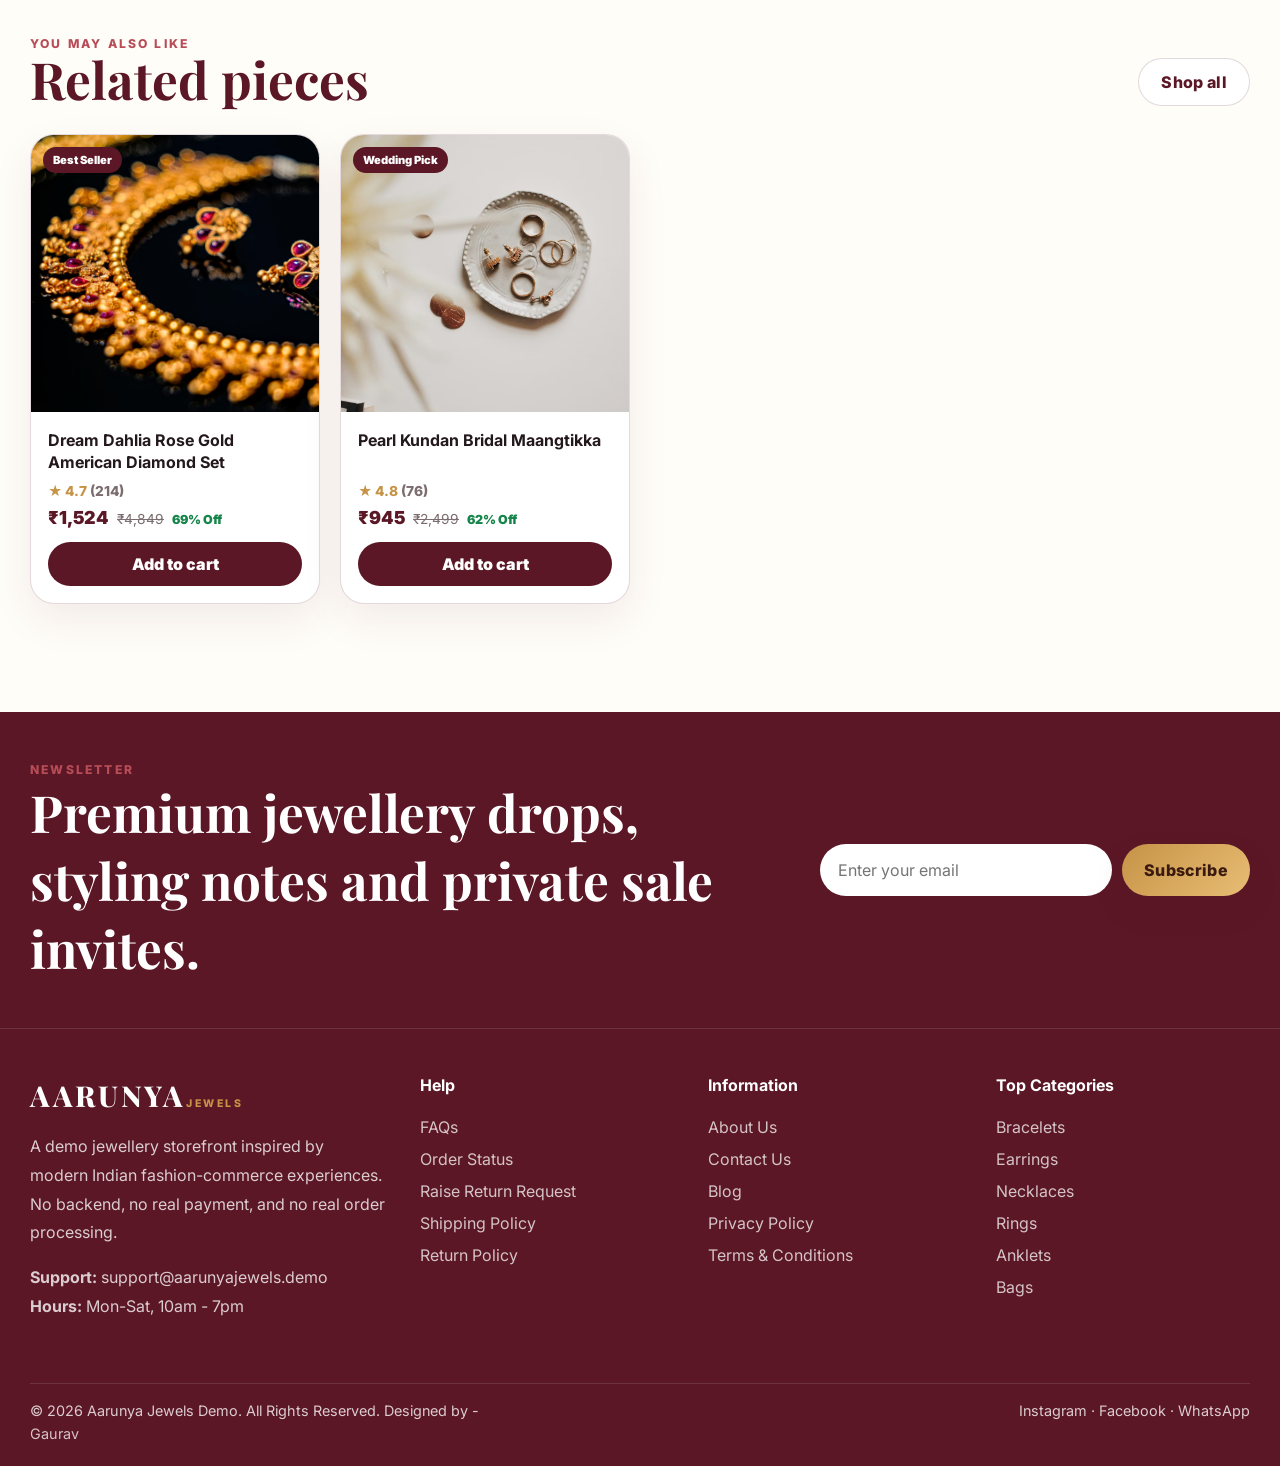
<file: product.html>
<!DOCTYPE html>
<html lang="en">
<head>
  <meta charset="UTF-8">
  <meta name="viewport" content="width=device-width, initial-scale=1.0">
  <title>Product Details | Aarunya Jewels Demo</title>
  <link rel="stylesheet" href="assets/css/styles.css">
</head>
<body>
  <div id="site-header"></div>
  <main>
    <section class="page-hero"><div class="container"><div class="breadcrumb">Home / Product</div><span class="eyebrow">Product Detail</span><h1 class="section-title">View jewellery details</h1></div></section>
    <section class="section"><div class="container product-detail" data-product-detail></div></section>
    <section class="section"><div class="container"><div class="section-head"><div><span class="eyebrow">You may also like</span><h2 class="section-title">Related pieces</h2></div><a class="btn secondary" href="shop.html">Shop all</a></div><div class="product-grid" data-related></div></div></section>
  </main>
  <div id="site-footer"></div>
  <div id="global-ui"></div>
  <script src="assets/js/data.js"></script>
  <script src="assets/js/app.js"></script>
</body>
</html>
</file>
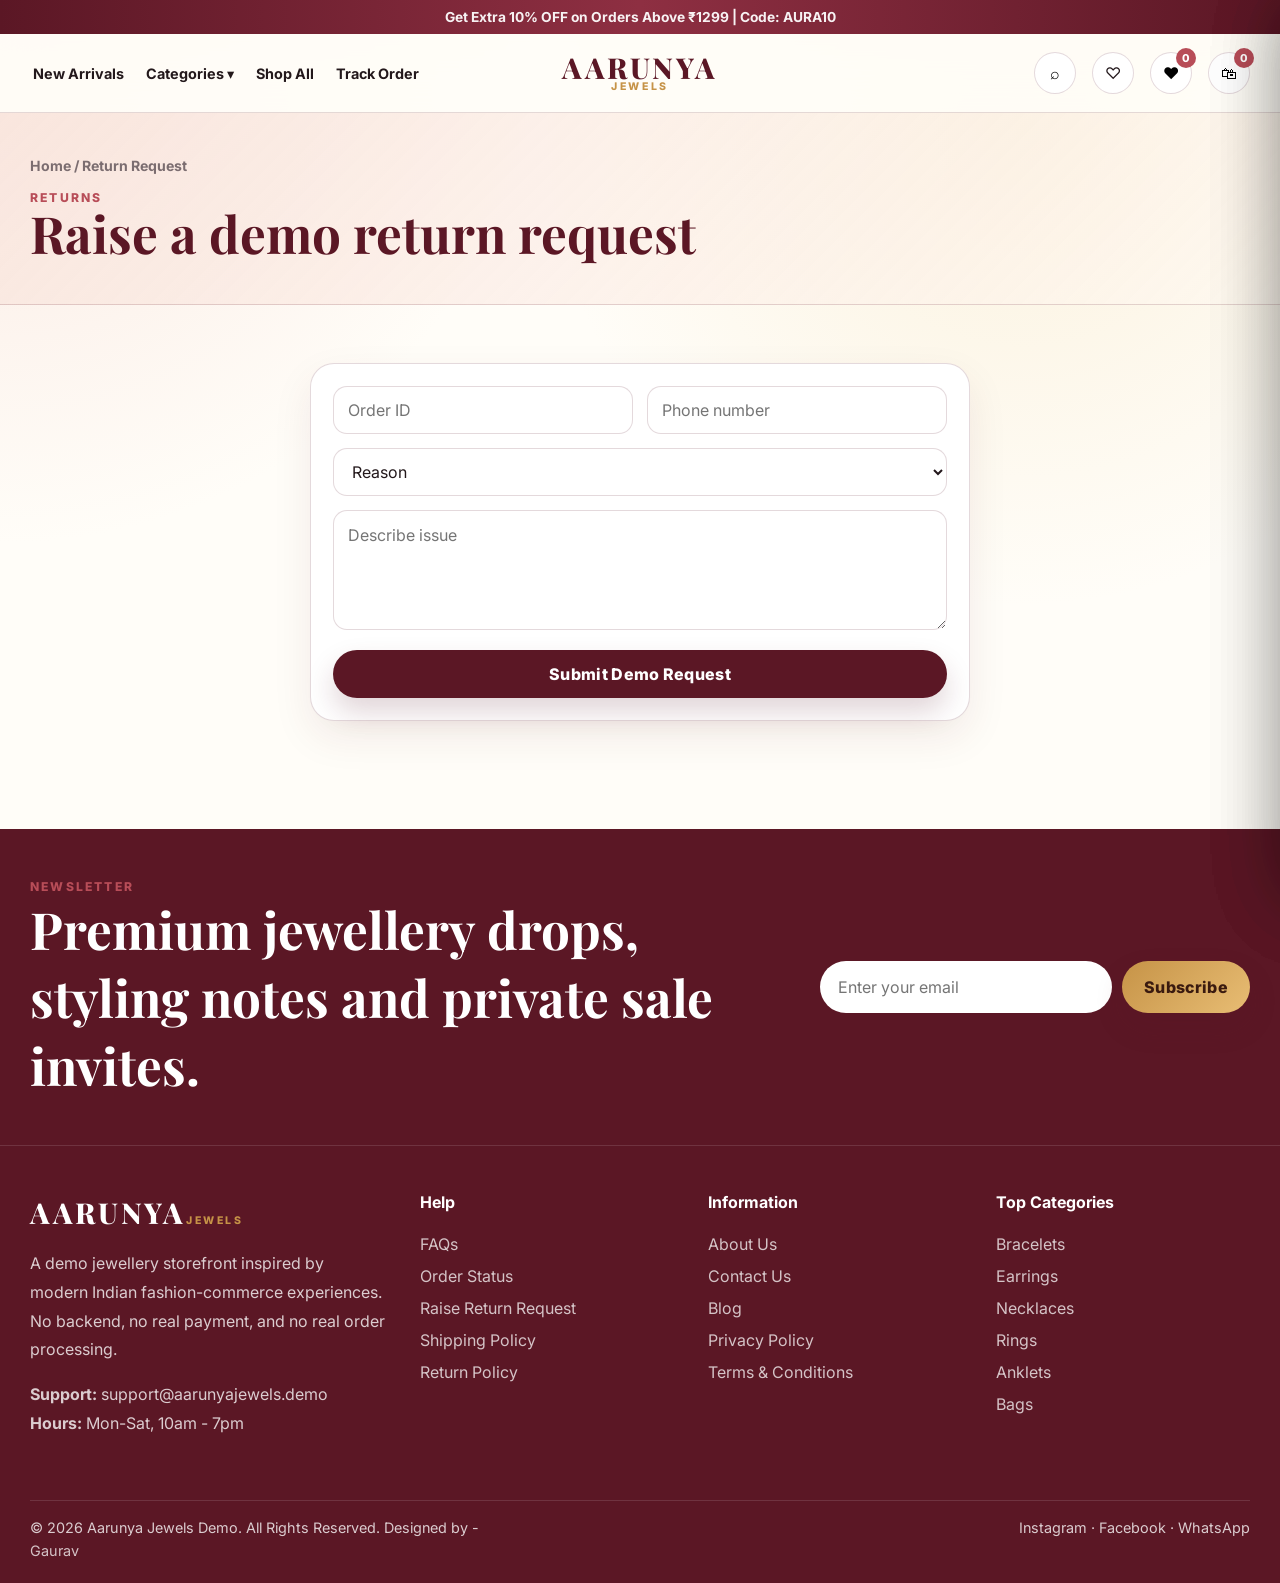
<file: returns.html>
<!DOCTYPE html>
<html lang="en">
<head>
  <meta charset="UTF-8">
  <meta name="viewport" content="width=device-width, initial-scale=1.0">
  <title>Raise Return Request | Aarunya Jewels Demo</title>
  <link rel="stylesheet" href="assets/css/styles.css">
</head>
<body>
  <div id="site-header"></div>
  <main>
    <section class="page-hero"><div class="container"><div class="breadcrumb">Home / Return Request</div><span class="eyebrow">Returns</span><h1 class="section-title">Raise a demo return request</h1></div></section>
    <section class="section"><div class="container form-card track-card">
      <form data-demo-form>
        <div class="form-grid">
          <input class="form-control" placeholder="Order ID" required>
          <input class="form-control" placeholder="Phone number" required>
          <select class="select-control span-2" required><option value="">Reason</option><option>Received damaged item</option><option>Wrong product</option><option>Size issue</option><option>Other</option></select>
          <textarea class="form-control span-2" placeholder="Describe issue"></textarea>
        </div><br>
        <button class="btn full" type="submit">Submit Demo Request</button>
      </form>
    </div></section>
  </main>
  <div id="site-footer"></div><div id="global-ui"></div>
  <script src="assets/js/data.js"></script><script src="assets/js/app.js"></script>
</body>
</html>
</file>
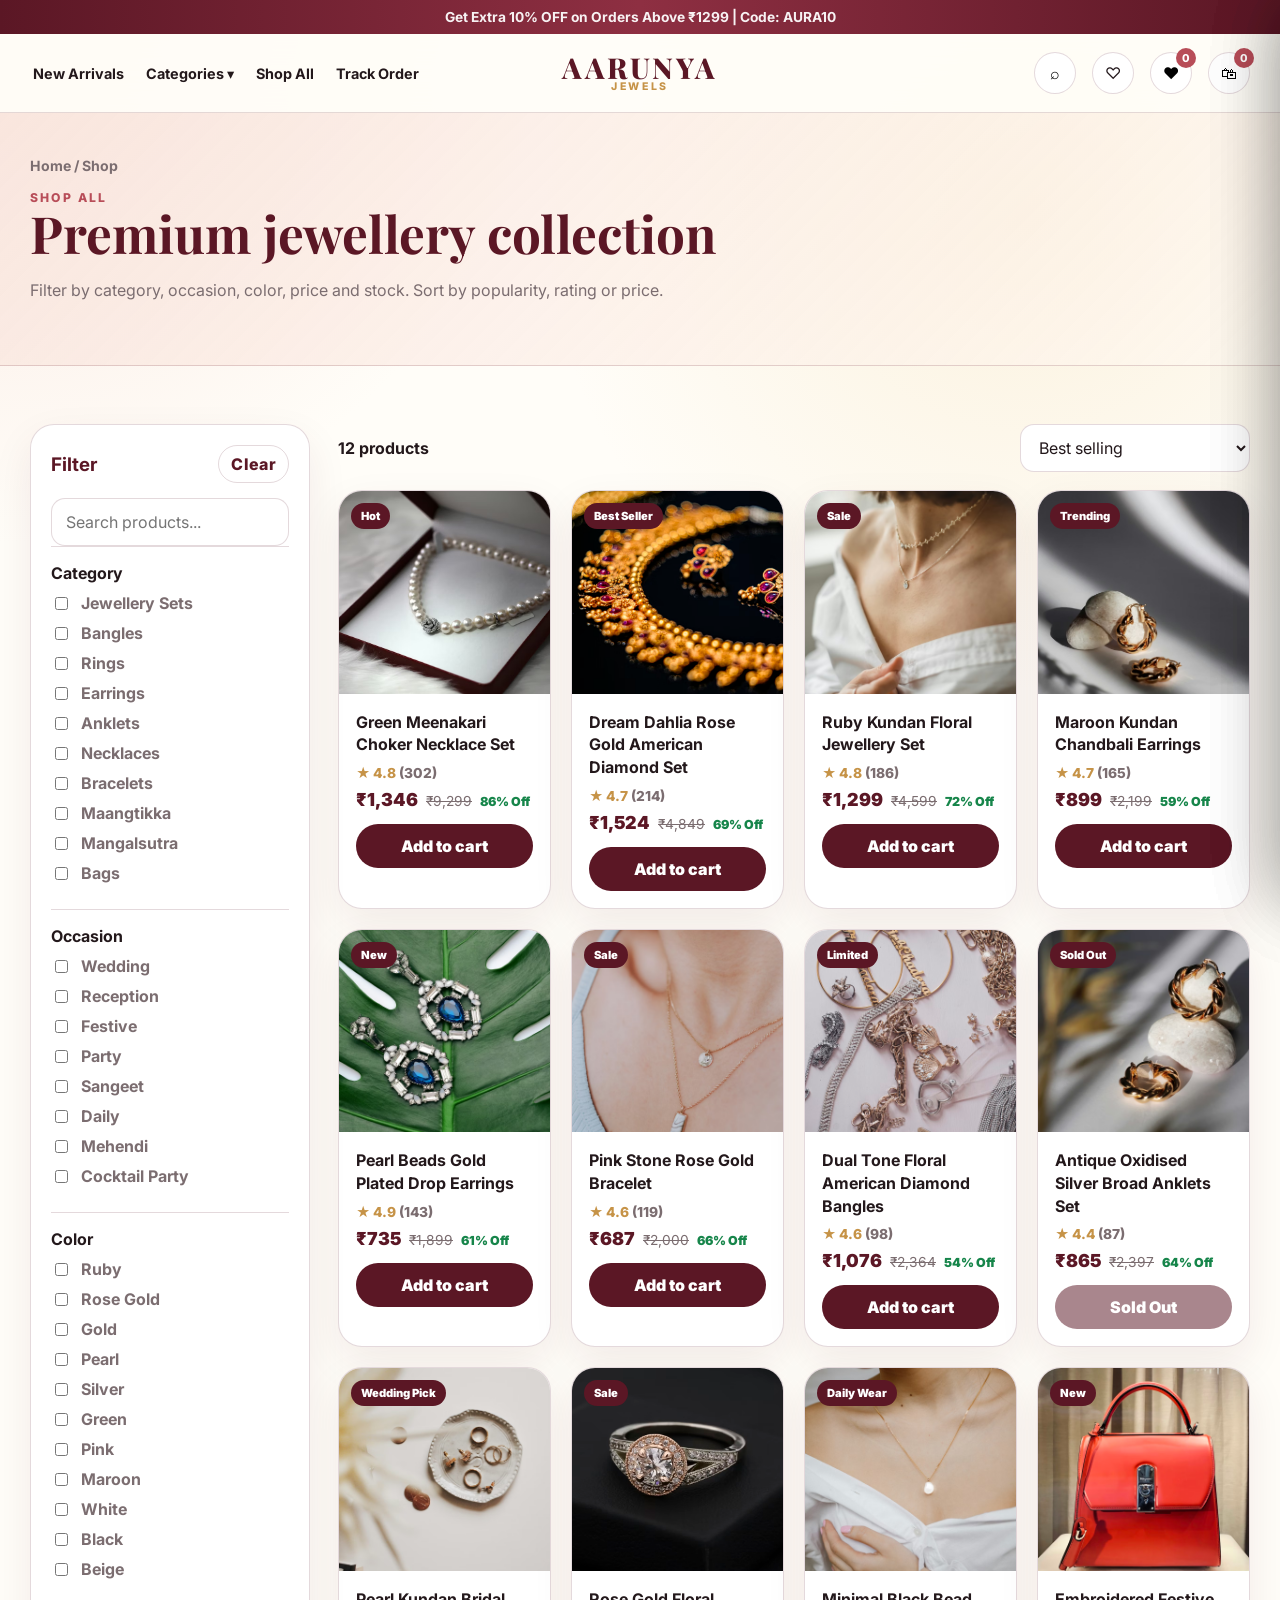
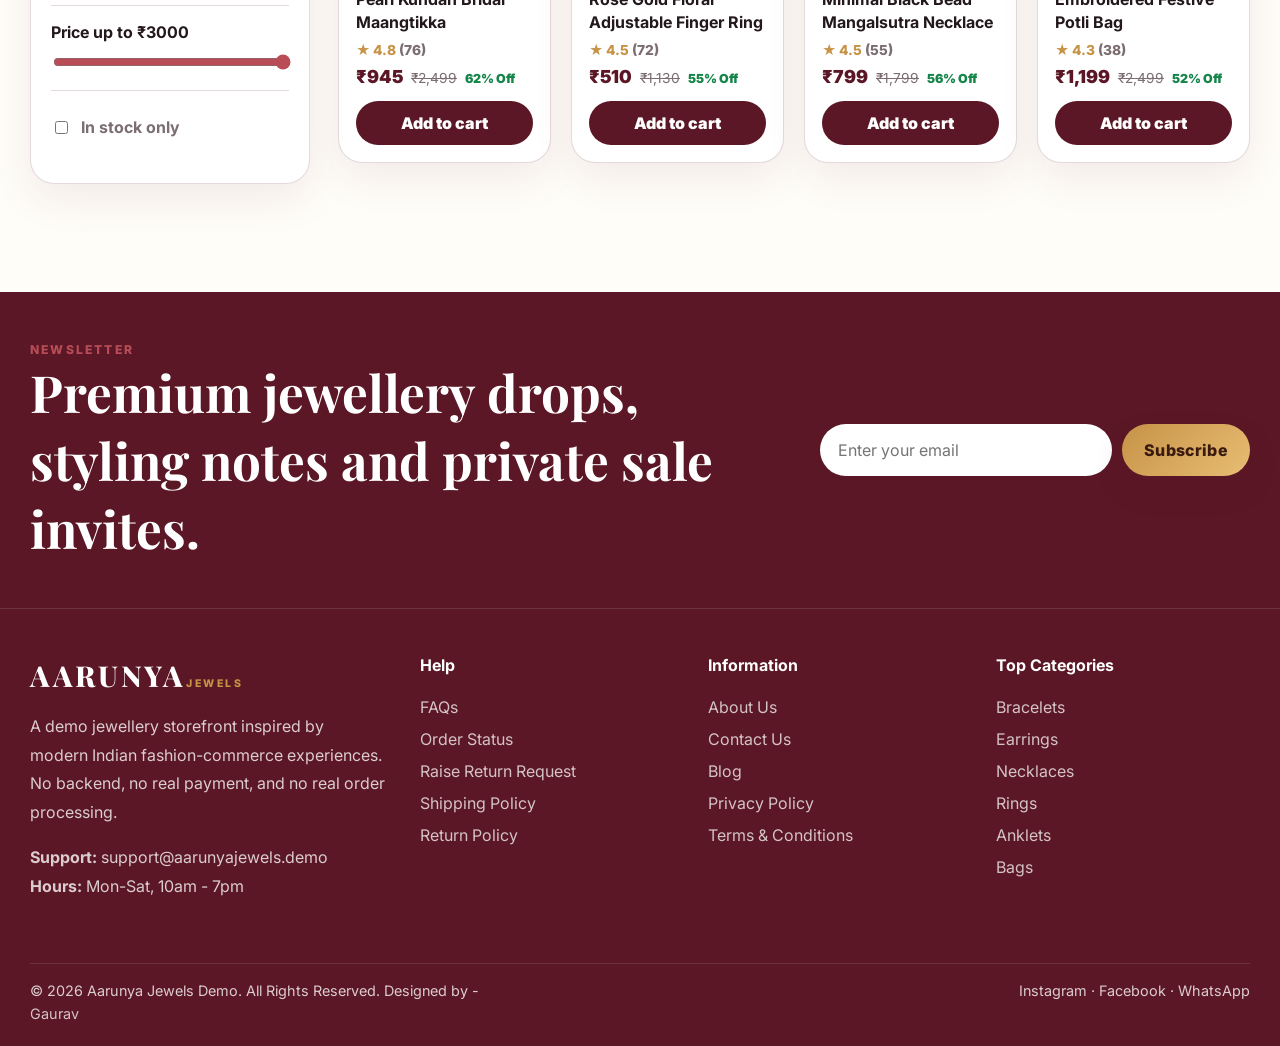
<file: shop.html>
<!DOCTYPE html>
<html lang="en">
<head>
  <meta charset="UTF-8">
  <meta name="viewport" content="width=device-width, initial-scale=1.0">
  <title>Shop All Jewellery | Aarunya Jewels Demo</title>
  <link rel="stylesheet" href="assets/css/styles.css">
</head>
<body>
  <div id="site-header"></div>
  <main>
    <section class="page-hero">
      <div class="container">
        <div class="breadcrumb">Home / Shop</div>
        <span class="eyebrow">Shop All</span>
        <h1 class="section-title">Premium jewellery collection</h1>
        <p class="section-copy" data-page-subtitle>Filter by category, occasion, color, price and stock. Sort by popularity, rating or price.</p>
      </div>
    </section>
    <section class="section">
      <div class="container shop-layout">
        <aside class="filters" data-filters></aside>
        <div>
          <div class="shop-toolbar">
            <div class="left"><button class="btn secondary mobile-filter-btn" data-mobile-filter>Filter</button><strong data-result-count>0 products</strong></div>
            <select class="select-control" data-sort style="max-width:230px"><option value="featured">Best selling</option><option value="rating">Top rated</option><option value="price-asc">Price, low to high</option><option value="price-desc">Price, high to low</option></select>
          </div>
          <div class="product-grid" data-shop-grid></div>
        </div>
      </div>
    </section>
  </main>
  <div id="site-footer"></div>
  <div id="global-ui"></div>
  <script src="assets/js/data.js"></script>
  <script src="assets/js/app.js"></script>
</body>
</html>
</file>
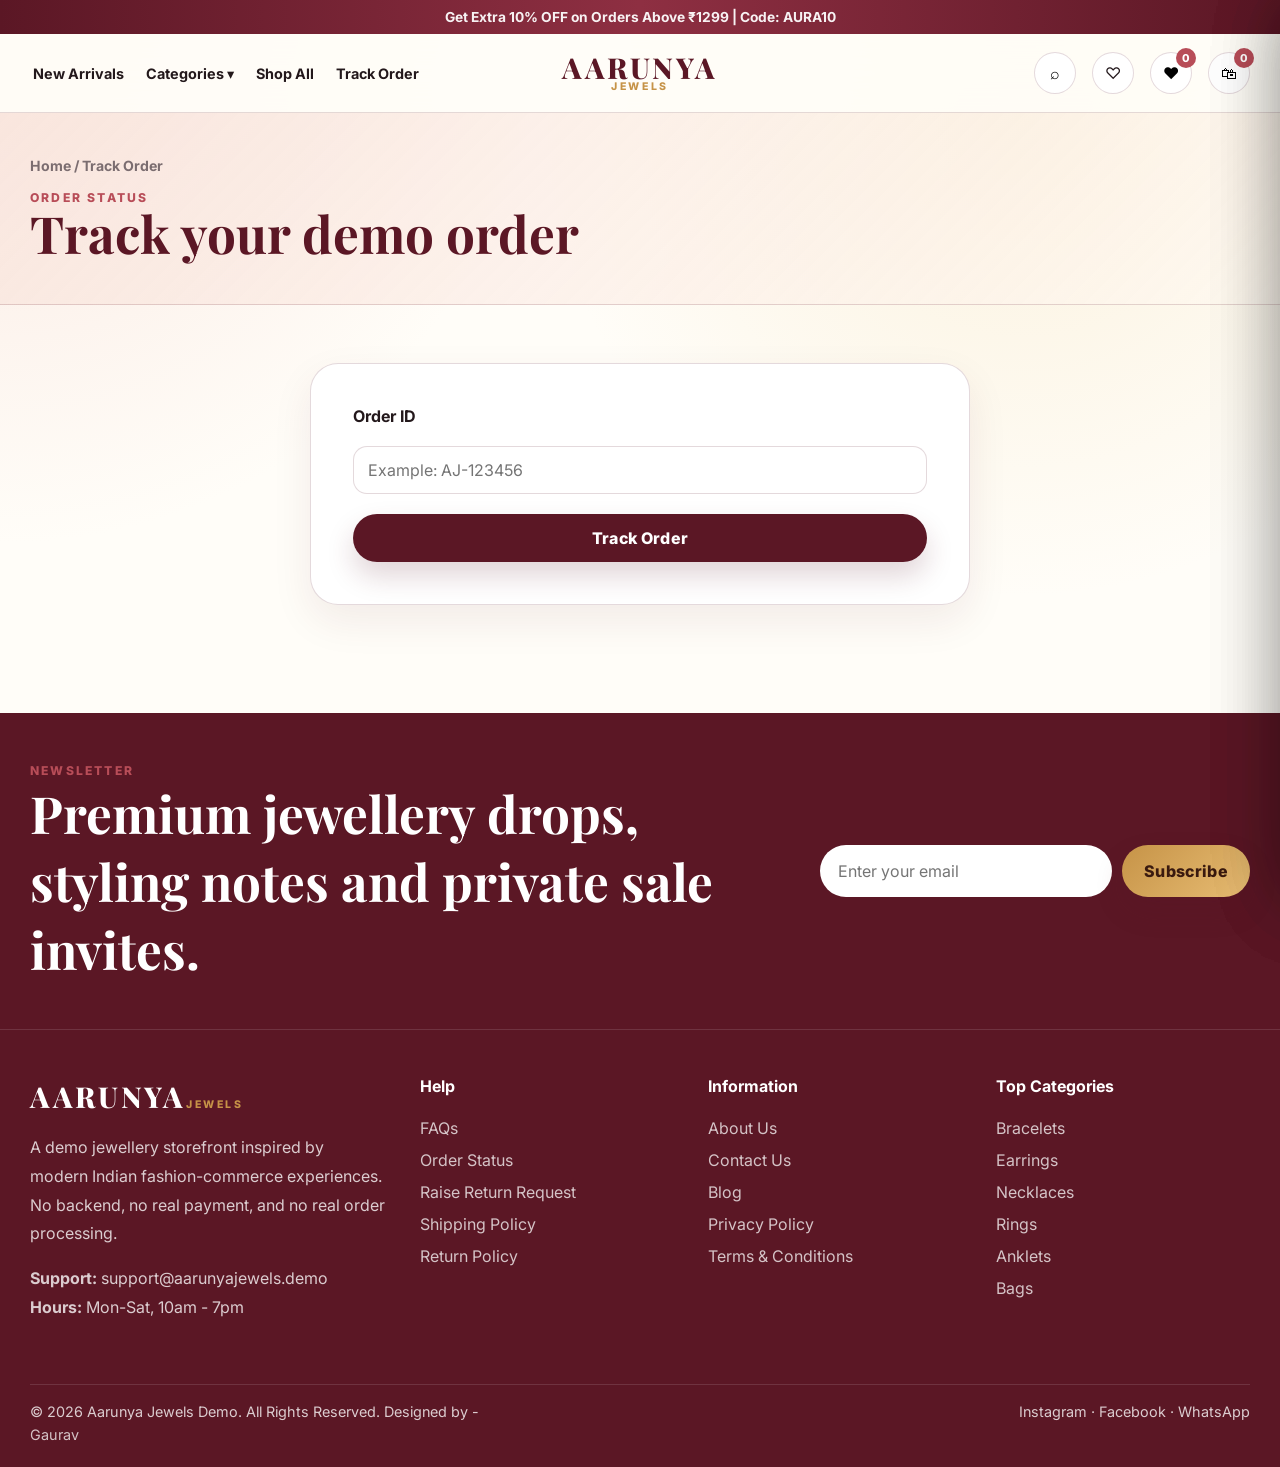
<file: track-order.html>
<!DOCTYPE html>
<html lang="en">
<head>
  <meta charset="UTF-8">
  <meta name="viewport" content="width=device-width, initial-scale=1.0">
  <title>Track Order | Aarunya Jewels Demo</title>
  <link rel="stylesheet" href="assets/css/styles.css">
</head>
<body>
  <div id="site-header"></div>
  <main>
    <section class="page-hero"><div class="container"><div class="breadcrumb">Home / Track Order</div><span class="eyebrow">Order Status</span><h1 class="section-title">Track your demo order</h1></div></section>
    <section class="section"><div class="container content-card track-card">
      <form data-track-form>
        <label><strong>Order ID</strong></label><br><br>
        <input class="form-control" data-track-input placeholder="Example: AJ-123456" required><br><br>
        <button class="btn full" type="submit">Track Order</button>
      </form>
      <div data-track-status></div>
    </div></section>
  </main>
  <div id="site-footer"></div><div id="global-ui"></div>
  <script src="assets/js/data.js"></script><script src="assets/js/app.js"></script>
</body>
</html>
</file>
<file: assets/css/styles.css>
@import url('https://fonts.googleapis.com/css2?family=Inter:wght@400;500;600;700;800&family=Playfair+Display:wght@600;700;800&display=swap');

:root {
  --cream: #fff9f1;
  --ivory: #fffdf8;
  --blush: #f9e4dc;
  --rose: #b84d58;
  --rose-dark: #7d2734;
  --maroon: #5b1725;
  --gold: #c69347;
  --gold-soft: #f1d59b;
  --ink: #23181b;
  --muted: #7b6d70;
  --line: rgba(91, 23, 37, 0.16);
  --shadow: 0 24px 70px rgba(91, 23, 37, 0.15);
  --soft-shadow: 0 16px 40px rgba(91, 23, 37, 0.08);
  --radius: 26px;
  --max: 1220px;
}

* { box-sizing: border-box; }
html { scroll-behavior: smooth; }
body {
  margin: 0;
  font-family: 'Inter', system-ui, -apple-system, BlinkMacSystemFont, sans-serif;
  color: var(--ink);
  background:
    radial-gradient(circle at top left, rgba(249, 228, 220, .85), transparent 34rem),
    radial-gradient(circle at 80% 8%, rgba(241, 213, 155, .28), transparent 30rem),
    var(--ivory);
  min-height: 100vh;
}

body.locked { overflow: hidden; }
a { color: inherit; text-decoration: none; }
img { max-width: 100%; display: block; }
button, input, textarea, select { font: inherit; }
button { cursor: pointer; }

.container { width: min(var(--max), calc(100% - 32px)); margin: 0 auto; }
.eyebrow {
  color: var(--rose);
  font-size: .76rem;
  letter-spacing: .18em;
  text-transform: uppercase;
  font-weight: 800;
}
.section-title {
  margin: 0;
  font-family: 'Playfair Display', serif;
  font-size: clamp(2rem, 4vw, 3.4rem);
  line-height: 1.06;
  color: var(--maroon);
}
.section-copy { color: var(--muted); line-height: 1.8; max-width: 720px; }
.section-head {
  display: flex;
  align-items: end;
  justify-content: space-between;
  gap: 24px;
  margin-bottom: 28px;
}
.section-head.center { text-align: center; justify-content: center; flex-direction: column; align-items: center; }
.btn {
  display: inline-flex;
  align-items: center;
  justify-content: center;
  gap: 10px;
  border: 0;
  border-radius: 999px;
  padding: 13px 22px;
  min-height: 48px;
  background: var(--maroon);
  color: #fff;
  font-weight: 800;
  letter-spacing: .02em;
  box-shadow: 0 14px 28px rgba(91, 23, 37, .18);
  transition: transform .22s ease, box-shadow .22s ease, background .22s ease;
}
.btn:hover { transform: translateY(-2px); background: var(--rose-dark); box-shadow: 0 18px 38px rgba(91,23,37,.22); }
.btn.secondary { background: #fff; color: var(--maroon); border: 1px solid var(--line); box-shadow: none; }
.btn.gold { background: linear-gradient(135deg, var(--gold), #e8bd74); color: #3a1a0f; }
.btn.ghost { background: transparent; color: var(--maroon); border: 1px solid var(--line); box-shadow: none; }
.btn.full { width: 100%; }
.badge {
  display: inline-flex; align-items: center; justify-content: center;
  padding: 6px 10px; border-radius: 999px;
  background: rgba(184, 77, 88, .11); color: var(--rose-dark);
  font-size: .72rem; font-weight: 800; text-transform: uppercase; letter-spacing: .08em;
}

/* Header */
.announcement {
  position: relative;
  overflow: hidden;
  background: linear-gradient(90deg, var(--maroon), #8e2f42, var(--maroon));
  color: #fff;
  text-align: center;
  padding: 9px 16px;
  font-size: .86rem;
  font-weight: 700;
}
.announcement span { opacity: .94; }
.header {
  position: sticky;
  top: 0;
  z-index: 60;
  background: rgba(255, 253, 248, .92);
  backdrop-filter: blur(20px);
  border-bottom: 1px solid var(--line);
}
.navbar {
  display: grid;
  grid-template-columns: 1fr auto 1fr;
  align-items: center;
  gap: 22px;
  min-height: 78px;
}
.nav-left, .nav-right { display: flex; align-items: center; gap: 16px; }
.nav-right { justify-content: flex-end; }
.logo {
  display: inline-flex;
  flex-direction: column;
  align-items: center;
  gap: 0;
  line-height: 1;
}
.logo-mark {
  font-family: 'Playfair Display', serif;
  font-size: 1.8rem;
  font-weight: 800;
  letter-spacing: .1em;
  color: var(--maroon);
}
.logo-sub { font-size: .66rem; color: var(--gold); letter-spacing: .24em; text-transform: uppercase; font-weight: 800; }
.nav-link {
  font-size: .9rem;
  color: var(--ink);
  font-weight: 700;
  border: 0;
  background: transparent;
  padding: 28px 3px;
}
.nav-link:hover { color: var(--rose); }
.nav-icon {
  width: 42px; height: 42px; border-radius: 50%;
  border: 1px solid var(--line);
  background: #fff;
  display: inline-flex; align-items: center; justify-content: center;
  position: relative;
  transition: transform .2s ease, border .2s ease;
}
.nav-icon:hover { transform: translateY(-2px); border-color: rgba(184,77,88,.45); }
.cart-count, .wish-count {
  position: absolute; top: -5px; right: -5px;
  width: 20px; height: 20px; border-radius: 50%;
  display: flex; align-items: center; justify-content: center;
  background: var(--rose); color: #fff;
  font-size: .68rem; font-weight: 800;
}
.menu-toggle { display: none; }
.mega {
  position: absolute;
  top: calc(100% - 1px); left: 0; width: 100%;
  padding: 26px 0;
  background: rgba(255, 253, 248, .98);
  border-top: 1px solid var(--line);
  border-bottom: 1px solid var(--line);
  box-shadow: var(--soft-shadow);
  opacity: 0; visibility: hidden; transform: translateY(10px);
  transition: .22s ease;
}
.nav-item:hover .mega, .nav-item:focus-within .mega { opacity: 1; visibility: visible; transform: translateY(0); }
.mega-grid { display: grid; grid-template-columns: 1.3fr 1.2fr 1.2fr 1.2fr; gap: 24px; }
.mega-card {
  min-height: 230px;
  border-radius: 24px;
  overflow: hidden;
  background: #ddd;
  position: relative;
  color: #fff;
}
.mega-card img { width: 100%; height: 100%; object-fit: cover; filter: brightness(.78); }
.mega-card div { position: absolute; inset: auto 18px 18px; }
.mega-card strong { display: block; font-family: 'Playfair Display', serif; font-size: 1.6rem; }
.mega-col h4 { margin: 0 0 14px; font-family: 'Playfair Display', serif; color: var(--maroon); font-size: 1.28rem; }
.mega-col a { display: block; padding: 8px 0; color: var(--muted); font-weight: 700; }
.mega-col a:hover { color: var(--rose); }

/* Hero */
.hero { padding: 16px 0 14px; }
.hero-shell {
  display: grid;
  grid-template-columns: 1.08fr .92fr;
  min-height: 430px;
  border-radius: 30px;
  overflow: hidden;
  background: linear-gradient(135deg, #fff4e8, #fde1db 52%, #fff);
  box-shadow: var(--shadow);
  border: 1px solid rgba(255,255,255,.8);
}
.hero-content { padding: clamp(24px, 3.2vw, 42px); display: flex; flex-direction: column; justify-content: center; }
.hero h1 {
  margin: 8px 0 14px;
  font-family: 'Playfair Display', serif;
  font-size: clamp(2.75rem, 4.65vw, 4.25rem);
  line-height: 1;
  color: var(--maroon);
}
.hero p { max-width: 560px; color: var(--muted); line-height: 1.55; font-size: .98rem; }
.hero-actions { display: flex; flex-wrap: wrap; gap: 12px; margin: 16px 0; }
.hero-stats { display: grid; grid-template-columns: repeat(3, 1fr); gap: 10px; margin-top: 8px; max-width: 520px; }
.stat { background: rgba(255,255,255,.72); border: 1px solid rgba(91,23,37,.1); border-radius: 18px; padding: 10px 12px; }
.stat strong { display: block; color: var(--maroon); font-size: 1.12rem; }
.stat span { color: var(--muted); font-size: .84rem; font-weight: 700; }
.hero-media { position: relative; min-height: 430px; }
.hero-slide {
  position: absolute; inset: 0;
  opacity: 0; transition: opacity .6s ease, transform .6s ease;
  transform: scale(1.04);
}
.hero-slide.active { opacity: 1; transform: scale(1); }
.hero-slide img { width: 100%; height: 100%; object-fit: cover; }
.hero-floating {
  position: absolute; left: 20px; bottom: 20px; right: 20px;
  display: flex; justify-content: space-between; align-items: center;
  padding: 14px; border-radius: 22px;
  background: rgba(255,255,255,.85); backdrop-filter: blur(14px);
  box-shadow: 0 18px 40px rgba(0,0,0,.16);
}
.hero-floating strong { display: block; color: var(--maroon); }
.hero-dots { position: absolute; top: 20px; right: 20px; display: flex; gap: 8px; }
.hero-dot { width: 11px; height: 11px; border-radius: 50%; border: 1px solid #fff; background: rgba(255,255,255,.35); }
.hero-dot.active { background: #fff; }

/* Feature strips */
.trust-strip { padding: 24px 0; }
.trust-grid { display: grid; grid-template-columns: repeat(6, 1fr); gap: 12px; }
.trust-card { background: #fff; border: 1px solid var(--line); border-radius: 18px; padding: 14px; display: flex; align-items: center; gap: 10px; box-shadow: var(--soft-shadow); }
.trust-card i { width: 34px; height: 34px; display: inline-flex; align-items: center; justify-content: center; border-radius: 50%; background: var(--cream); color: var(--rose); font-style: normal; }
.trust-card span { font-weight: 800; font-size: .86rem; }

.section { padding: 58px 0; }
.category-grid { display: grid; grid-template-columns: repeat(4, 1fr); gap: 18px; }
.category-card {
  position: relative; overflow: hidden; min-height: 230px;
  border-radius: var(--radius);
  background: #ddd;
  box-shadow: var(--soft-shadow);
}
.category-card img { width: 100%; height: 100%; object-fit: cover; transition: transform .45s ease; }
.category-card:hover img { transform: scale(1.08); }
.category-card::after { content: ''; position: absolute; inset: 0; background: linear-gradient(180deg, transparent, rgba(47,14,20,.75)); }
.category-card .content { position: absolute; left: 18px; right: 18px; bottom: 18px; z-index: 2; color: #fff; }
.category-card h3 { margin: 0 0 8px; font-family: 'Playfair Display', serif; font-size: 1.55rem; }
.category-card span { font-size: .82rem; font-weight: 800; letter-spacing: .12em; text-transform: uppercase; }

.occasion-grid { display: grid; grid-template-columns: 1.2fr repeat(2, 1fr); gap: 18px; }
.occasion-card { position: relative; min-height: 340px; border-radius: var(--radius); overflow: hidden; }
.occasion-card:first-child { grid-row: span 2; min-height: 700px; }
.occasion-card img { width: 100%; height: 100%; object-fit: cover; transition: transform .45s ease; }
.occasion-card:hover img { transform: scale(1.07); }
.occasion-card::after { content: ''; position: absolute; inset: 0; background: linear-gradient(180deg, rgba(0,0,0,.04), rgba(91,23,37,.72)); }
.occasion-card div { position: absolute; left: 22px; bottom: 22px; right: 22px; z-index: 2; color: #fff; }
.occasion-card h3 { margin: 0; font-family: 'Playfair Display', serif; font-size: 2rem; }

/* Product cards */
.product-grid { display: grid; grid-template-columns: repeat(4, 1fr); gap: 20px; }
.product-card {
  background: #fff;
  border: 1px solid var(--line);
  border-radius: 24px;
  overflow: hidden;
  box-shadow: var(--soft-shadow);
  transition: transform .25s ease, box-shadow .25s ease;
}
.product-card:hover { transform: translateY(-5px); box-shadow: var(--shadow); }
.product-media { position: relative; aspect-ratio: 1 / .96; background: var(--cream); overflow: hidden; }
.product-image-link { display: block; width: 100%; height: 100%; }
.product-media img { width: 100%; height: 100%; object-fit: cover; object-position: center; transition: transform .42s ease; }
.product-card:hover .product-media img { transform: scale(1.045); }
.product-actions {
  position: absolute; left: 12px; right: 12px; bottom: 12px;
  display: grid; grid-template-columns: 1fr auto; gap: 8px;
  transform: translateY(16px); opacity: 0; transition: .22s ease;
}
.product-card:hover .product-actions { transform: translateY(0); opacity: 1; }
.quick-btn, .wish-btn {
  border: 0; border-radius: 999px; min-height: 42px; padding: 0 16px; font-weight: 800;
  background: rgba(255,255,255,.92); color: var(--maroon);
  box-shadow: 0 10px 24px rgba(0,0,0,.12);
}
.wish-btn { width: 44px; padding: 0; }
.wish-btn.active { background: var(--rose); color: #fff; }
.product-badge { position: absolute; top: 12px; left: 12px; z-index: 2; background: var(--maroon); color: #fff; border-radius: 999px; padding: 6px 10px; font-size: .7rem; font-weight: 900; }
.product-info { padding: 17px; }
.product-info h3 { margin: 0 0 9px; font-size: 1rem; line-height: 1.42; min-height: 45px; }
.rating { color: var(--gold); font-size: .86rem; font-weight: 800; margin-bottom: 8px; }
.price-row { display: flex; align-items: baseline; flex-wrap: wrap; gap: 8px; }
.price { color: var(--maroon); font-weight: 900; font-size: 1.12rem; }
.mrp { color: var(--muted); text-decoration: line-through; font-size: .86rem; }
.off { color: #16854a; font-weight: 900; font-size: .78rem; }
.add-btn { width: 100%; margin-top: 14px; min-height: 44px; border-radius: 999px; border: 0; background: var(--maroon); color: #fff; font-weight: 900; }
.add-btn[disabled], .btn[disabled] { opacity: .52; cursor: not-allowed; transform: none; }

/* Shop */
.page-hero { padding: 44px 0; background: linear-gradient(135deg, rgba(249,228,220,.78), rgba(255,249,241,.5)); border-bottom: 1px solid var(--line); }
.breadcrumb { color: var(--muted); font-weight: 700; font-size: .88rem; margin-bottom: 12px; }
.shop-layout { display: grid; grid-template-columns: 280px 1fr; gap: 28px; align-items: start; }
.filters {
  position: sticky; top: 102px;
  background: #fff; border: 1px solid var(--line); border-radius: 24px; padding: 20px; box-shadow: var(--soft-shadow);
}
.filter-head { display: flex; align-items: center; justify-content: space-between; gap: 12px; margin-bottom: 15px; }
.filter-head h3 { margin: 0; color: var(--maroon); }
.filter-group { border-top: 1px solid var(--line); padding: 16px 0; }
.filter-group:first-of-type { border-top: 0; }
.filter-group label, .check-row { display: flex; align-items: center; gap: 10px; margin: 10px 0; color: var(--muted); font-weight: 700; }
.filter-group h4 { margin: 0 0 10px; }
.filter-group input[type="range"] { width: 100%; accent-color: var(--rose); }
.search-input, .form-control, .select-control {
  width: 100%; min-height: 48px; border: 1px solid var(--line); border-radius: 14px; background: #fff; color: var(--ink); padding: 0 14px; outline: none;
}
.search-input:focus, .form-control:focus, .select-control:focus, textarea.form-control:focus { border-color: rgba(184,77,88,.55); box-shadow: 0 0 0 4px rgba(184,77,88,.09); }
.shop-toolbar { display: flex; justify-content: space-between; align-items: center; gap: 18px; margin-bottom: 18px; }
.shop-toolbar .left { display: flex; gap: 10px; align-items: center; flex-wrap: wrap; }
.mobile-filter-btn { display: none; }
.empty-state { background: #fff; border: 1px dashed var(--line); border-radius: 24px; padding: 36px; text-align: center; }

/* Product details */
.product-detail { display: grid; grid-template-columns: 1fr .9fr; gap: 42px; align-items: start; }
.gallery { display: grid; grid-template-columns: 90px 1fr; gap: 16px; position: sticky; top: 102px; }
.thumb-list { display: grid; gap: 12px; align-content: start; }
.thumb { border: 2px solid transparent; border-radius: 16px; overflow: hidden; background: #fff; padding: 0; }
.thumb.active { border-color: var(--rose); }
.thumb img { width: 100%; aspect-ratio: 1; object-fit: cover; }
.main-photo { border-radius: 28px; overflow: hidden; background: #fff; box-shadow: var(--soft-shadow); aspect-ratio: 1 / 1.18; }
.main-photo img { width: 100%; height: 100%; object-fit: cover; }
.detail-panel { background: #fff; border: 1px solid var(--line); border-radius: 28px; padding: 28px; box-shadow: var(--soft-shadow); }
.detail-panel h1 { margin: 8px 0 12px; font-family: 'Playfair Display', serif; font-size: clamp(2.1rem, 5vw, 3.5rem); line-height: 1.05; color: var(--maroon); }
.option-pills { display: flex; flex-wrap: wrap; gap: 10px; margin: 10px 0 18px; }
.option-pill { border: 1px solid var(--line); padding: 10px 14px; border-radius: 999px; background: #fff; color: var(--maroon); font-weight: 800; }
.option-pill.active { background: var(--maroon); color: #fff; }
.qty-control { display: inline-flex; align-items: center; border: 1px solid var(--line); border-radius: 999px; overflow: hidden; background: #fff; }
.qty-control button { width: 42px; height: 42px; border: 0; background: transparent; font-weight: 900; }
.qty-control span { min-width: 38px; text-align: center; font-weight: 900; }
.detail-actions { display: grid; grid-template-columns: 130px 1fr; gap: 12px; margin: 20px 0; }
.spec-grid { display: grid; grid-template-columns: repeat(2, 1fr); gap: 10px; margin: 20px 0; }
.spec { border: 1px solid var(--line); border-radius: 16px; padding: 13px; background: var(--cream); }
.spec small { display: block; color: var(--muted); font-weight: 800; }
.spec strong { display: block; margin-top: 4px; color: var(--maroon); }
.accordion { border-top: 1px solid var(--line); margin-top: 22px; }
.accordion-item { border-bottom: 1px solid var(--line); }
.accordion-trigger { width: 100%; border: 0; background: transparent; padding: 17px 0; display: flex; align-items: center; justify-content: space-between; font-weight: 900; color: var(--maroon); }
.accordion-content { display: none; color: var(--muted); line-height: 1.75; padding-bottom: 16px; }
.accordion-item.open .accordion-content { display: block; }

/* Cart / checkout */
.cart-layout { display: grid; grid-template-columns: 1fr 370px; gap: 26px; align-items: start; }
.cart-list { display: grid; gap: 14px; }
.cart-row {
  background: #fff; border: 1px solid var(--line); border-radius: 22px; padding: 14px;
  display: grid; grid-template-columns: 96px 1fr auto; gap: 16px; align-items: center;
}
.cart-row img { width: 96px; height: 110px; border-radius: 16px; object-fit: cover; }
.cart-row h3 { margin: 0 0 6px; }
.cart-row p { margin: 0; color: var(--muted); }
.summary-card, .form-card {
  background: #fff; border: 1px solid var(--line); border-radius: 24px; padding: 22px; box-shadow: var(--soft-shadow);
}
.summary-line { display: flex; justify-content: space-between; gap: 18px; padding: 10px 0; color: var(--muted); font-weight: 700; }
.summary-line.total { color: var(--maroon); font-size: 1.2rem; border-top: 1px solid var(--line); margin-top: 10px; padding-top: 16px; }
.coupon { display: flex; gap: 8px; margin: 16px 0; }
.coupon input { flex: 1; }
.form-grid { display: grid; grid-template-columns: repeat(2, 1fr); gap: 14px; }
.form-grid .span-2 { grid-column: span 2; }
textarea.form-control { padding: 14px; min-height: 120px; resize: vertical; }
.notice { padding: 14px; border-radius: 18px; background: rgba(198,147,71,.13); border: 1px solid rgba(198,147,71,.24); color: #6b4718; line-height: 1.6; }

/* Content pages */
.content-card { background: #fff; border: 1px solid var(--line); border-radius: 28px; padding: clamp(22px, 4vw, 42px); box-shadow: var(--soft-shadow); }
.content-card h2, .content-card h3 { color: var(--maroon); font-family: 'Playfair Display', serif; }
.content-card p, .content-card li { color: var(--muted); line-height: 1.8; }
.info-grid { display: grid; grid-template-columns: repeat(3, 1fr); gap: 18px; }
.info-card { background: var(--cream); border: 1px solid var(--line); border-radius: 22px; padding: 20px; }
.faq-list { display: grid; gap: 12px; }
.faq-item { background: #fff; border: 1px solid var(--line); border-radius: 18px; padding: 0 18px; }
.faq-question { border: 0; background: transparent; width: 100%; display: flex; justify-content: space-between; gap: 16px; padding: 18px 0; font-weight: 900; color: var(--maroon); text-align: left; }
.faq-answer { display: none; color: var(--muted); line-height: 1.8; padding-bottom: 18px; }
.faq-item.open .faq-answer { display: block; }
.track-card { max-width: 660px; margin: 0 auto; }
.timeline { display: grid; gap: 12px; margin-top: 20px; }
.timeline-step { display: flex; gap: 12px; align-items: start; color: var(--muted); }
.timeline-step i { width: 30px; height: 30px; border-radius: 50%; background: var(--blush); color: var(--rose); display: inline-flex; align-items: center; justify-content: center; font-style: normal; flex: 0 0 auto; }

/* Drawers & overlays */
.overlay { position: fixed; inset: 0; background: rgba(35,24,27,.42); z-index: 80; opacity: 0; visibility: hidden; pointer-events: none; transition: .22s ease; }
.overlay.open { opacity: 1; visibility: visible; pointer-events: auto; }
.drawer {
  position: fixed; top: 0; right: 0; bottom: 0; width: min(460px, 92vw); z-index: 90;
  background: var(--ivory); box-shadow: -20px 0 70px rgba(0,0,0,.18);
  transform: translateX(105%); transition: transform .28s ease;
  display: flex; flex-direction: column;
}
.drawer.open { transform: translateX(0); }
.drawer-header { padding: 20px; border-bottom: 1px solid var(--line); display: flex; align-items: center; justify-content: space-between; }
.drawer-header h3 { margin: 0; color: var(--maroon); }
.close-btn { border: 0; background: #fff; border-radius: 50%; width: 40px; height: 40px; font-size: 1.2rem; }
.drawer-body { padding: 20px; overflow: auto; flex: 1; }
.drawer-footer { padding: 20px; border-top: 1px solid var(--line); background: #fff; }
.drawer-item { display: grid; grid-template-columns: 76px 1fr; gap: 12px; padding: 12px 0; border-bottom: 1px solid var(--line); }
.drawer-item img { width: 76px; height: 88px; object-fit: cover; border-radius: 14px; }
.drawer-item h4 { margin: 0 0 5px; font-size: .95rem; }
.drawer-item p { margin: 0; color: var(--muted); font-size: .85rem; }
.remove-btn { border: 0; background: transparent; color: var(--rose); font-weight: 900; padding: 8px 0; }
.modal {
  position: fixed; inset: 0; z-index: 100; display: grid; place-items: center; padding: 20px;
  opacity: 0; visibility: hidden; pointer-events: none; transition: .22s ease;
}
.modal.open { opacity: 1; visibility: visible; pointer-events: auto; }
.modal .overlay { opacity: 0; visibility: hidden; pointer-events: none; z-index: 0; }
.modal.open .overlay { opacity: 1; visibility: visible; pointer-events: auto; }
.modal-card { width: min(860px, 100%); max-height: 86vh; overflow: auto; background: #fff; border-radius: 28px; box-shadow: var(--shadow); position: relative; z-index: 2; }
.modal-card * { position: relative; z-index: 3; }
.quick-view { display: grid; grid-template-columns: .9fr 1.1fr; gap: 0; }
.quick-view-media { min-height: 0; background: var(--cream); }
.quick-view-media img { width: 100%; height: 100%; min-height: 420px; object-fit: cover; object-position: center; }
.quick-info { padding: 28px; }
.quick-info .section-title { font-size: clamp(1.85rem, 3.4vw, 2.45rem) !important; }
.search-panel { position: fixed; inset: 0; z-index: 110; background: rgba(255,253,248,.98); display: none; padding: 26px; overflow: auto; }
.search-panel.open { display: block; }
.search-top { display: flex; gap: 12px; align-items: center; max-width: 920px; margin: 0 auto 24px; }
.search-results { max-width: 920px; margin: 0 auto; display: grid; gap: 12px; }
.search-result { display: grid; grid-template-columns: 80px 1fr auto; align-items: center; gap: 14px; background: #fff; border: 1px solid var(--line); border-radius: 18px; padding: 10px; }
.search-result img { width: 80px; height: 90px; object-fit: cover; border-radius: 14px; }
.toast-wrap { position: fixed; right: 18px; bottom: 18px; z-index: 150; display: grid; gap: 10px; }
.toast { background: var(--maroon); color: #fff; border-radius: 18px; padding: 14px 16px; box-shadow: var(--shadow); max-width: 360px; animation: toastIn .25s ease; }
@keyframes toastIn { from { transform: translateY(10px); opacity: 0; } }

/* Footer */
.footer { margin-top: 50px; background: var(--maroon); color: rgba(255,255,255,.78); }
.newsletter { padding: 46px 0; border-bottom: 1px solid rgba(255,255,255,.12); }
.newsletter-box { display: grid; grid-template-columns: 1fr 430px; gap: 28px; align-items: center; }
.newsletter h2 { margin: 0; font-family: 'Playfair Display', serif; color: #fff; font-size: clamp(2rem, 4vw, 3.2rem); }
.newsletter-form { display: flex; gap: 10px; }
.newsletter-form input { flex: 1; min-height: 52px; border-radius: 999px; border: 0; padding: 0 18px; }
.footer-main { padding: 46px 0; display: grid; grid-template-columns: 1.4fr repeat(3, 1fr); gap: 34px; }
.footer h4 { color: #fff; margin: 0 0 16px; }
.footer a { display: block; padding: 6px 0; color: rgba(255,255,255,.74); }
.footer a:hover { color: #fff; }
.footer p { line-height: 1.8; }
.copyright { padding: 18px 0; border-top: 1px solid rgba(255,255,255,.12); display: flex; justify-content: space-between; gap: 16px; flex-wrap: wrap; font-size: .9rem; }

/* Responsive */
@media (max-width: 1050px) {
  .nav-left .nav-item, .nav-left > .nav-link { display: none; }
  .menu-toggle { display: inline-flex; }
  .navbar { grid-template-columns: 1fr auto 1fr; }
  .hero-shell, .product-detail, .cart-layout, .newsletter-box { grid-template-columns: 1fr; }
  .hero-shell { min-height: auto; }
  .hero-media { min-height: 360px; }
  .trust-grid, .product-grid { grid-template-columns: repeat(3, 1fr); }
  .shop-layout { grid-template-columns: 1fr; }
  .filters { position: fixed; top: 0; left: 0; bottom: 0; z-index: 95; width: min(360px, 90vw); transform: translateX(-110%); transition: .25s ease; overflow: auto; border-radius: 0 24px 24px 0; }
  .filters.open { transform: translateX(0); }
  .mobile-filter-btn { display: inline-flex; }
  .gallery { position: static; }
}
@media (max-width: 760px) {
  .container { width: min(100% - 24px, var(--max)); }
  .navbar { min-height: 68px; }
  .logo-mark { font-size: 1.35rem; }
  .nav-icon { width: 38px; height: 38px; }
  .hide-mobile { display: none !important; }
  .hero { padding-top: 18px; }
  .hero-shell { border-radius: 24px; min-height: auto; }
  .hero-content { padding: 28px; }
  .hero h1 { font-size: clamp(2.15rem, 10vw, 3.05rem); }
  .hero-stats { grid-template-columns: 1fr; }
  .hero-media { min-height: 280px; }
  .hero-floating { left: 14px; right: 14px; bottom: 14px; flex-direction: column; align-items: flex-start; }
  .section { padding: 42px 0; }
  .section-head { align-items: flex-start; flex-direction: column; }
  .trust-grid { grid-template-columns: repeat(2, 1fr); }
  .category-grid, .product-grid, .info-grid { grid-template-columns: repeat(2, 1fr); gap: 14px; }
  .category-card { min-height: 190px; }
  .occasion-grid { grid-template-columns: 1fr; }
  .occasion-card:first-child, .occasion-card { min-height: 330px; grid-row: auto; }
  .shop-toolbar { align-items: stretch; flex-direction: column; }
  .product-actions { opacity: 1; transform: translateY(0); }
  .gallery { grid-template-columns: 1fr; }
  .thumb-list { grid-template-columns: repeat(4, 1fr); order: 2; }
  .detail-actions { grid-template-columns: 1fr; }
  .spec-grid, .form-grid { grid-template-columns: 1fr; }
  .form-grid .span-2 { grid-column: auto; }
  .cart-row { grid-template-columns: 80px 1fr; }
  .cart-row img { width: 80px; height: 92px; }
  .cart-row .cart-side { grid-column: span 2; display: flex; justify-content: space-between; align-items: center; }
  .quick-view { grid-template-columns: 1fr; }
  .quick-view-media img { min-height: 280px; aspect-ratio: 1 / .82; }
  .footer-main { grid-template-columns: 1fr 1fr; }
  .newsletter-form { flex-direction: column; }
  .search-result { grid-template-columns: 64px 1fr; }
  .search-result .btn { grid-column: span 2; width: 100%; }
}
@media (max-width: 460px) {
  .category-grid, .product-grid, .trust-grid, .footer-main { grid-template-columns: 1fr; }
  .hero-actions { flex-direction: column; }
  .btn { width: 100%; }
  .nav-right { gap: 8px; }
  .nav-icon:nth-child(2) { display: none; }
}
</file>
